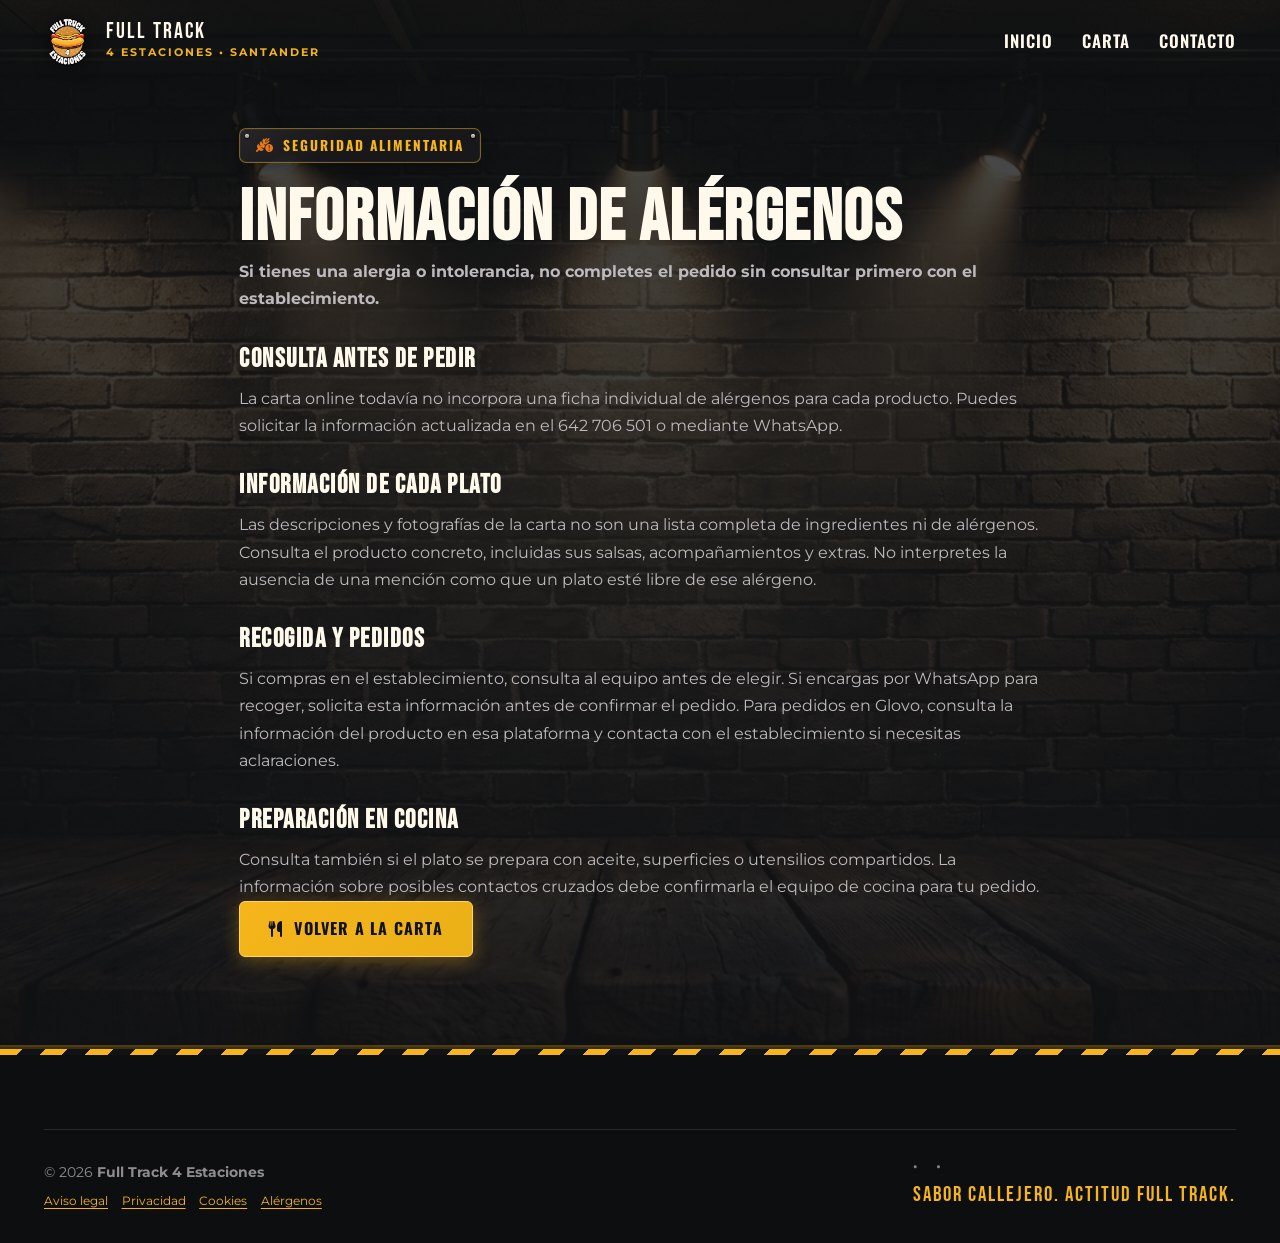
<file: alergenos.html>
<!DOCTYPE html>
<html lang="es">
<head>
  <meta charset="UTF-8"><meta name="viewport" content="width=device-width, initial-scale=1.0">
  <title>Información de alérgenos | Full Track 4 Estaciones</title>
  <meta name="description" content="Cómo consultar los alérgenos de los productos de Full Track 4 Estaciones."><meta name="robots" content="noindex,follow">
  <link rel="icon" type="image/svg+xml" href="assets/favicon.svg"><link rel="preconnect" href="https://fonts.googleapis.com"><link rel="preconnect" href="https://fonts.gstatic.com" crossorigin>
  <link href="https://fonts.googleapis.com/css2?family=Bebas+Neue&family=Montserrat:wght@400;500;600;700&family=Oswald:wght@500;600;700&display=swap" rel="stylesheet"><link rel="stylesheet" href="https://cdnjs.cloudflare.com/ajax/libs/font-awesome/6.5.1/css/all.min.css"><link rel="stylesheet" href="css/styles.css?v=20260917-mobile">
</head>
<body>
  <header class="site-header scrolled"><div class="container nav-container"><a href="index.html" class="brand-logo"><img src="assets/logo-real-clean.png" alt="Logo Full Track 4 Estaciones" class="brand-logo-img"><span class="brand-text"><span class="brand-name">FULL TRACK</span><span class="brand-sub">4 Estaciones • Santander</span></span></a><nav class="main-nav" aria-label="Navegación principal"><a href="index.html" class="nav-link">Inicio</a><a href="carta.html" class="nav-link">Carta</a><a href="contacto.html" class="nav-link">Contacto</a></nav><button class="menu-toggle" aria-label="Abrir menú de navegación"><span></span><span></span><span></span></button></div></header>
  <main class="section page-hero-brick" style="padding-top: 8rem;"><article class="container legal-page">
    <div class="section-tag"><i class="fa-solid fa-wheat-awn-circle-exclamation"></i> Seguridad alimentaria</div><h1>Información de alérgenos</h1>
    <p><strong>Si tienes una alergia o intolerancia, no completes el pedido sin consultar primero con el establecimiento.</strong></p>
    <h2>Consulta antes de pedir</h2><p>La carta online todavía no incorpora una ficha individual de alérgenos para cada producto. Puedes solicitar la información actualizada en el <a href="tel:+34642706501">642 706 501</a> o mediante <a href="https://wa.me/34642706501?text=Hola%20Full%20Track%2C%20necesito%20consultar%20los%20al%C3%A9rgenos%20de%20un%20producto%20antes%20de%20pedir.">WhatsApp</a>.</p>
    <h2>Información de cada plato</h2><p>Las descripciones y fotografías de la carta no son una lista completa de ingredientes ni de alérgenos. Consulta el producto concreto, incluidas sus salsas, acompañamientos y extras. No interpretes la ausencia de una mención como que un plato esté libre de ese alérgeno.</p>
    <h2>Recogida y pedidos</h2><p>Si compras en el establecimiento, consulta al equipo antes de elegir. Si encargas por WhatsApp para recoger, solicita esta información antes de confirmar el pedido. Para pedidos en Glovo, consulta la información del producto en esa plataforma y contacta con el establecimiento si necesitas aclaraciones.</p>
    <h2>Preparación en cocina</h2><p>Consulta también si el plato se prepara con aceite, superficies o utensilios compartidos. La información sobre posibles contactos cruzados debe confirmarla el equipo de cocina para tu pedido.</p>
    <p><a href="carta.html" class="btn btn-primary"><i class="fa-solid fa-utensils"></i> Volver a la carta</a></p>
  </article></main>
  <footer class="site-footer"><div class="container"><div class="footer-bottom"><div>© 2026 <strong>Full Track 4 Estaciones</strong><div class="legal-links"><a href="aviso-legal.html">Aviso legal</a><a href="privacidad.html">Privacidad</a><a href="cookies.html">Cookies</a><a href="alergenos.html">Alérgenos</a></div></div><div class="footer-slogan">Sabor callejero. Actitud Full Track.</div></div></div></footer><script src="js/main.js?v=20260917-legal"></script>
</body>
</html>
</file>
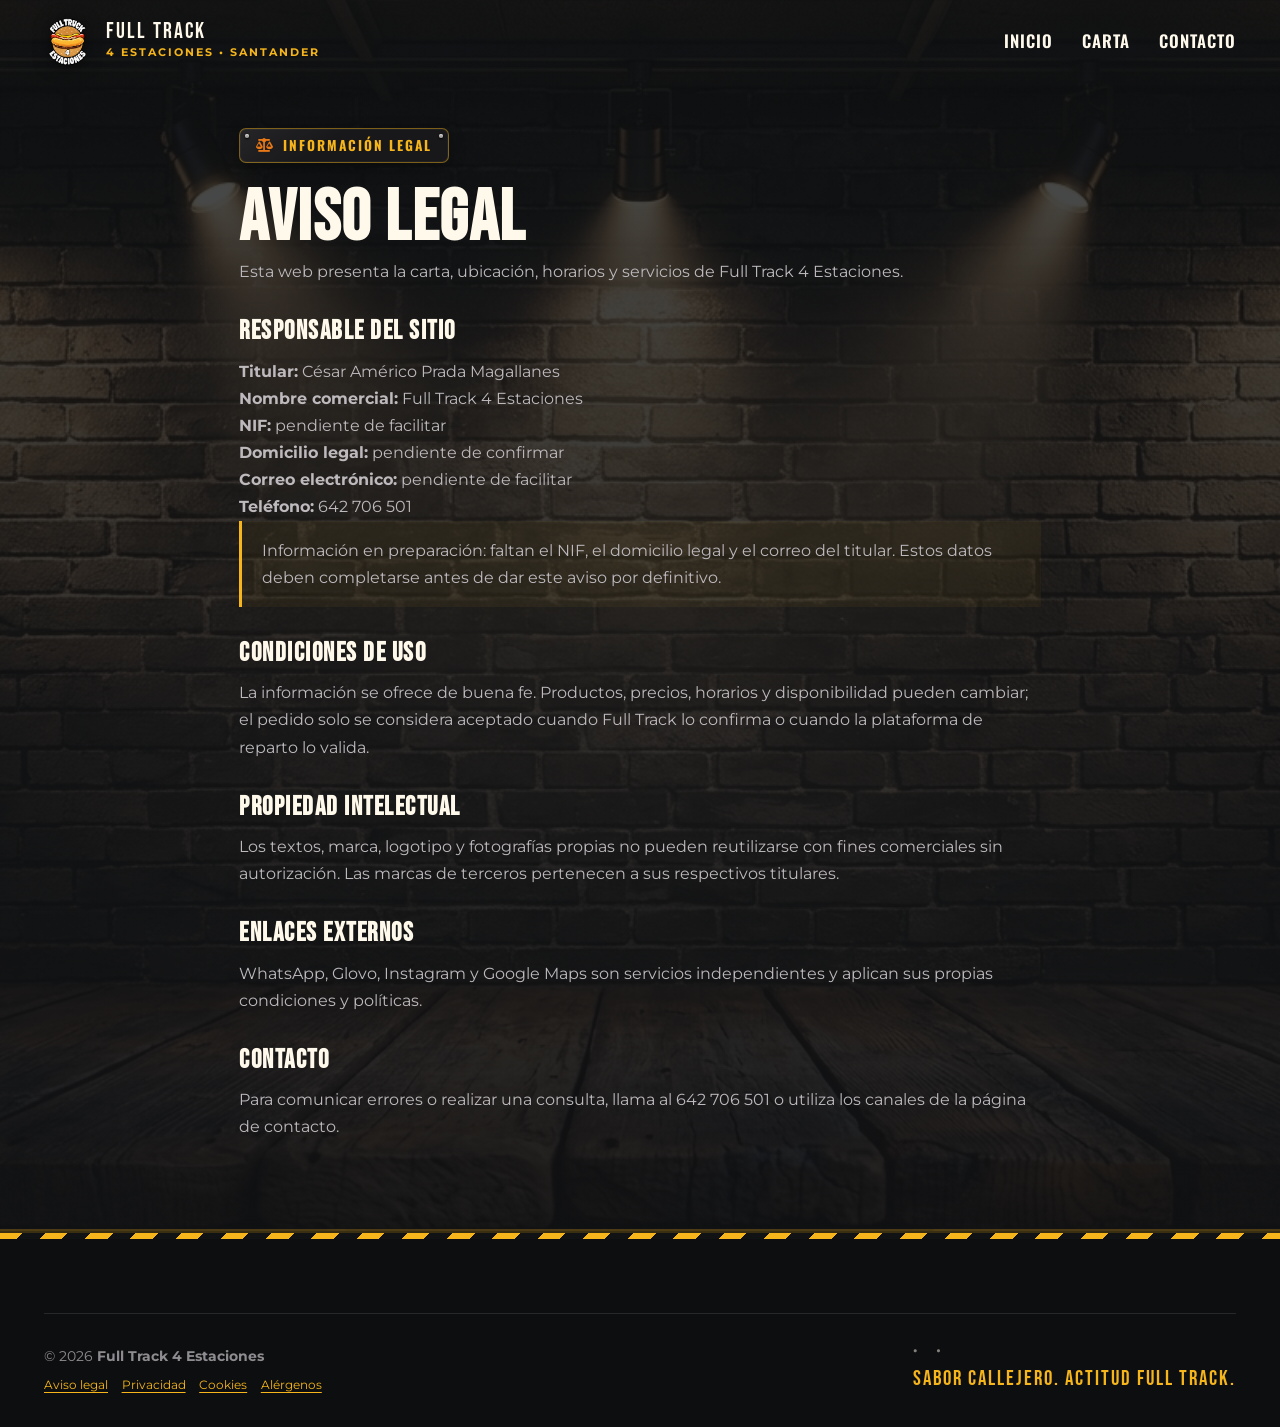
<file: aviso-legal.html>
<!DOCTYPE html>
<html lang="es">
<head>
  <meta charset="UTF-8">
  <meta name="viewport" content="width=device-width, initial-scale=1.0">
  <title>Aviso legal | Full Track 4 Estaciones</title>
  <meta name="description" content="Información legal y condiciones de uso de la web de Full Track 4 Estaciones en Santander.">
  <meta name="robots" content="noindex,follow">
  <link rel="icon" type="image/svg+xml" href="assets/favicon.svg">
  <link rel="preconnect" href="https://fonts.googleapis.com">
  <link rel="preconnect" href="https://fonts.gstatic.com" crossorigin>
  <link href="https://fonts.googleapis.com/css2?family=Bebas+Neue&family=Montserrat:wght@400;500;600;700;800&family=Oswald:wght@500;600;700&display=swap" rel="stylesheet">
  <link rel="stylesheet" href="https://cdnjs.cloudflare.com/ajax/libs/font-awesome/6.5.1/css/all.min.css">
  <link rel="stylesheet" href="css/styles.css?v=20260917-mobile">
</head>
<body>
  <header class="site-header scrolled">
    <div class="container nav-container">
      <a href="index.html" class="brand-logo"><img src="assets/logo-real-clean.png" alt="Logo Full Track 4 Estaciones" class="brand-logo-img"><span class="brand-text"><span class="brand-name">FULL TRACK</span><span class="brand-sub">4 Estaciones • Santander</span></span></a>
      <nav class="main-nav" aria-label="Navegación principal"><a href="index.html" class="nav-link">Inicio</a><a href="carta.html" class="nav-link">Carta</a><a href="contacto.html" class="nav-link">Contacto</a></nav>
      <button class="menu-toggle" aria-label="Abrir menú de navegación"><span></span><span></span><span></span></button>
    </div>
  </header>
  <main class="section page-hero-brick" style="padding-top: 8rem;">
    <article class="container legal-page">
      <div class="section-tag"><i class="fa-solid fa-scale-balanced"></i> Información legal</div>
      <h1>Aviso legal</h1>
      <p>Esta web presenta la carta, ubicación, horarios y servicios de Full Track 4 Estaciones.</p>
      <h2>Responsable del sitio</h2>
      <p><strong>Titular:</strong> César Américo Prada Magallanes<br><strong>Nombre comercial:</strong> Full Track 4 Estaciones<br><strong>NIF:</strong> pendiente de facilitar<br><strong>Domicilio legal:</strong> pendiente de confirmar<br><strong>Correo electrónico:</strong> pendiente de facilitar<br><strong>Teléfono:</strong> <a href="tel:+34642706501">642 706 501</a></p>
      <p class="legal-pending">Información en preparación: faltan el NIF, el domicilio legal y el correo del titular. Estos datos deben completarse antes de dar este aviso por definitivo.</p>
      <h2>Condiciones de uso</h2>
      <p>La información se ofrece de buena fe. Productos, precios, horarios y disponibilidad pueden cambiar; el pedido solo se considera aceptado cuando Full Track lo confirma o cuando la plataforma de reparto lo valida.</p>
      <h2>Propiedad intelectual</h2>
      <p>Los textos, marca, logotipo y fotografías propias no pueden reutilizarse con fines comerciales sin autorización. Las marcas de terceros pertenecen a sus respectivos titulares.</p>
      <h2>Enlaces externos</h2>
      <p>WhatsApp, Glovo, Instagram y Google Maps son servicios independientes y aplican sus propias condiciones y políticas.</p>
      <h2>Contacto</h2>
      <p>Para comunicar errores o realizar una consulta, llama al 642 706 501 o utiliza los canales de la página de <a href="contacto.html">contacto</a>.</p>
    </article>
  </main>
  <footer class="site-footer"><div class="container"><div class="footer-bottom"><div>© 2026 <strong>Full Track 4 Estaciones</strong><div class="legal-links"><a href="aviso-legal.html">Aviso legal</a><a href="privacidad.html">Privacidad</a><a href="cookies.html">Cookies</a><a href="alergenos.html">Alérgenos</a></div></div><div class="footer-slogan">Sabor callejero. Actitud Full Track.</div></div></div></footer>
  <script src="js/main.js?v=20260917-legal"></script>
</body>
</html>
</file>
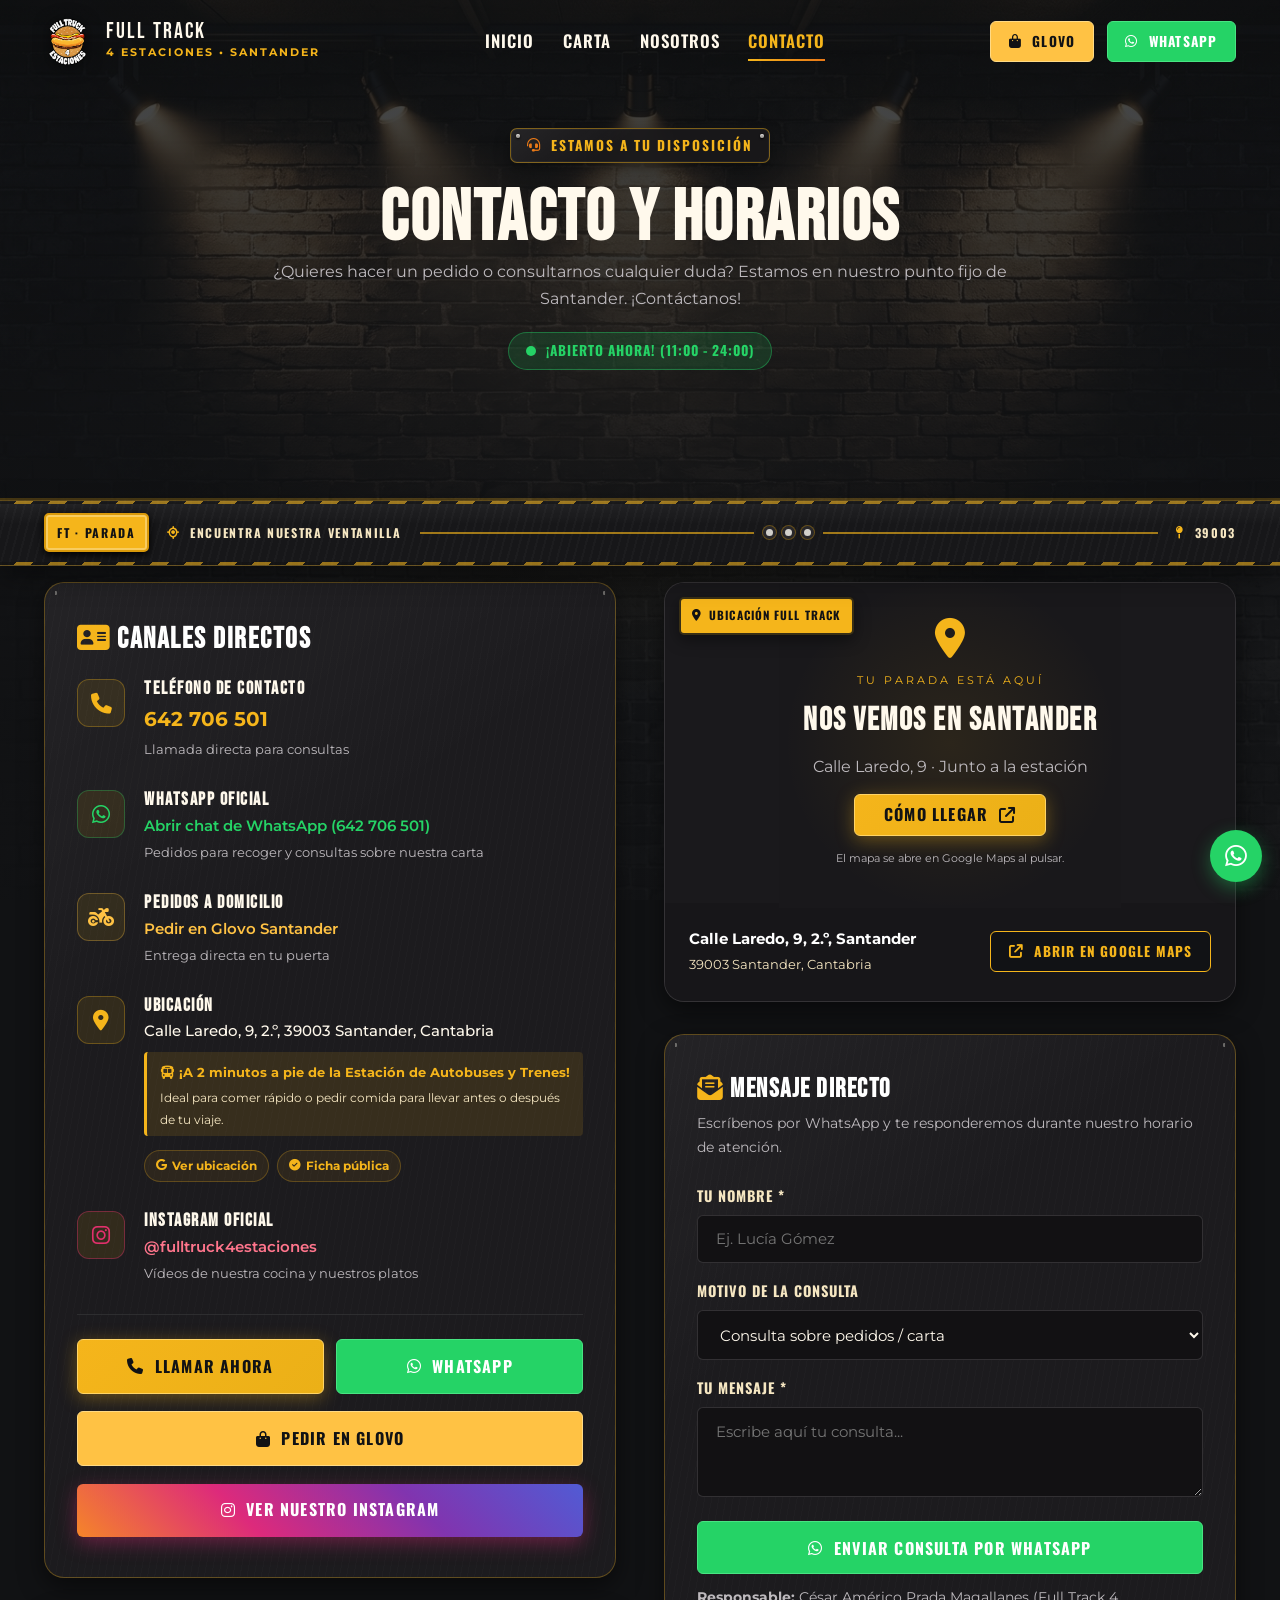
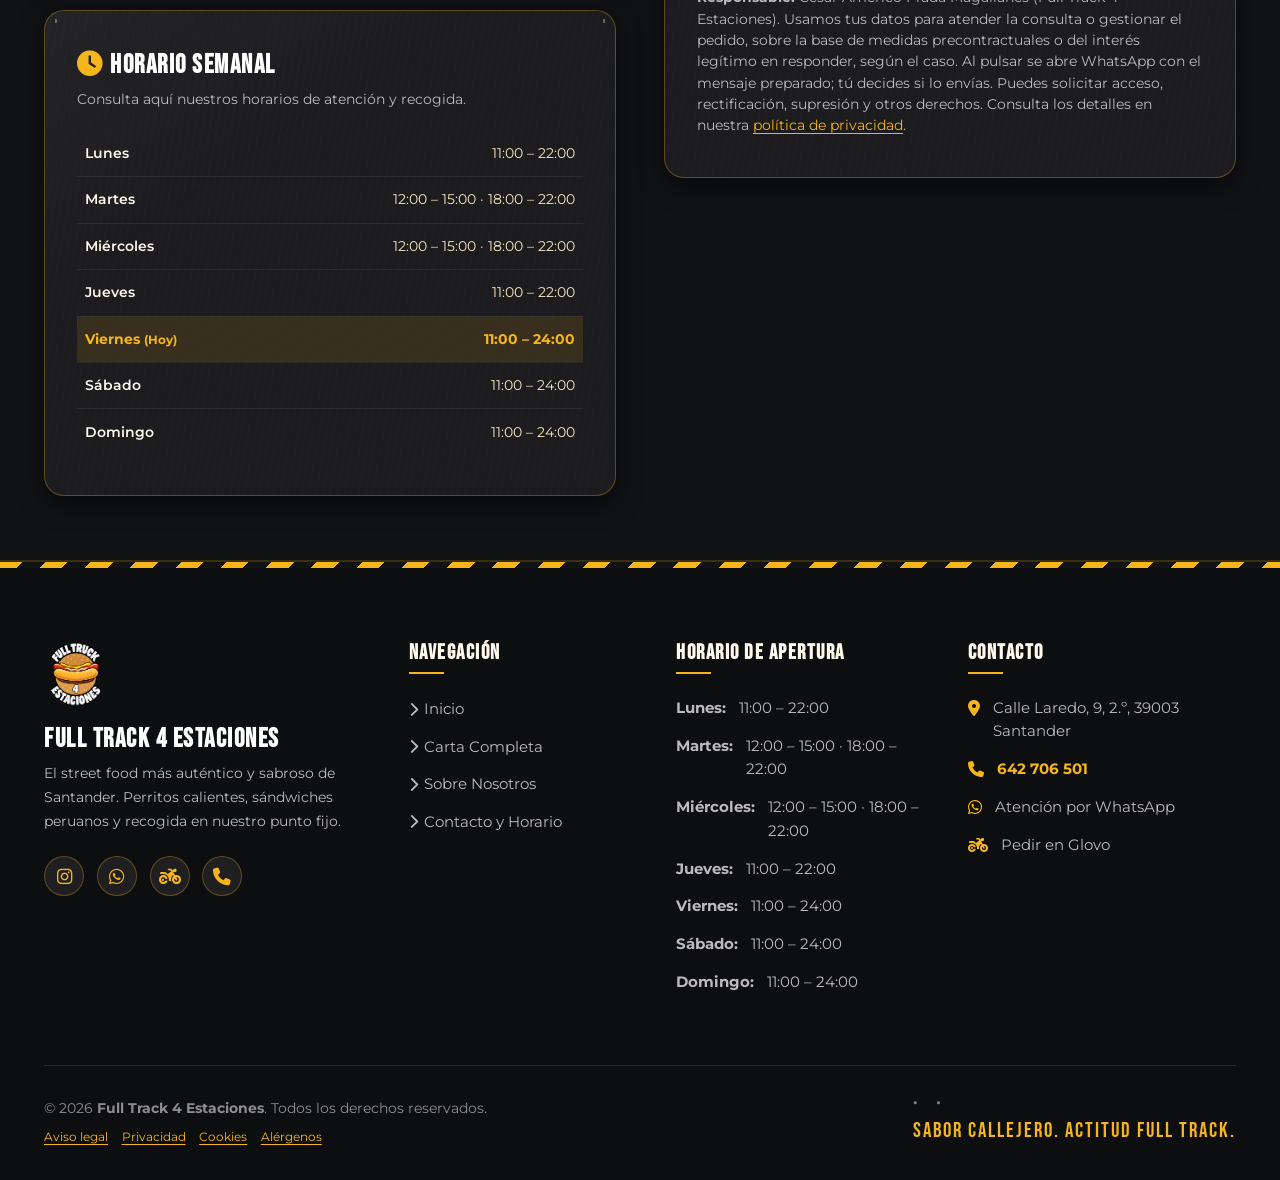
<file: contacto.html>
<!DOCTYPE html>
<html lang="es">
<head>
  <meta charset="UTF-8">
  <meta name="viewport" content="width=device-width, initial-scale=1.0">
  <title>Contacto y Horario | Full Track 4 Estaciones Santander</title>
  <meta name="description" content="Contacta con Full Track 4 Estaciones en Santander. Dirección en Calle Laredo 9, teléfono 642 706 501, WhatsApp directo, horario semanal y pedidos en Glovo.">
  <meta name="keywords" content="Contacto Full Track Santander, Telefono Full Track Santander, Horario Full Track Santander, Direccion Full Track Santander, Street food Santander">
  <meta name="author" content="Full Track 4 Estaciones">
  <meta name="theme-color" content="#111214">

  <!-- OpenGraph -->
  <meta property="og:type" content="restaurant">
  <meta property="og:title" content="Contacto y Horario | Full Track 4 Estaciones Santander">
  <meta property="og:description" content="Llámanos al 642 706 501, envíanos un WhatsApp o visítanos en Calle Laredo 9, Santander.">
  <meta property="og:image" content="assets/logo-real-clean.png">

  <!-- Favicon -->
  <link rel="icon" type="image/svg+xml" href="assets/favicon.svg">

  <!-- Google Fonts -->
  <link rel="preconnect" href="https://fonts.googleapis.com">
  <link rel="preconnect" href="https://fonts.gstatic.com" crossorigin>
  <link href="https://fonts.googleapis.com/css2?family=Bebas+Neue&family=Montserrat:wght@400;500;600;700;800&family=Oswald:wght@500;600;700&display=swap" rel="stylesheet">

  <!-- Font Awesome 6 -->
  <link rel="stylesheet" href="https://cdnjs.cloudflare.com/ajax/libs/font-awesome/6.5.1/css/all.min.css">

  <!-- Estilos -->
  <link rel="stylesheet" href="css/styles.css?v=20260917-mobile">
</head>
<body>

  <!-- CABECERA -->
  <header class="site-header">
    <div class="container nav-container">
      <a href="index.html" class="brand-logo" title="Full Track 4 Estaciones - Inicio">
        <img src="assets/logo-real-clean.png" alt="Logo Full Track 4 Estaciones" class="brand-logo-img">
        <div class="brand-text">
          <span class="brand-name">FULL TRACK</span>
          <span class="brand-sub">4 Estaciones • Santander</span>
        </div>
      </a>

      <nav class="main-nav" aria-label="Navegación principal">
        <a href="index.html" class="nav-link">Inicio</a>
        <a href="carta.html" class="nav-link">Carta</a>

        <a href="nosotros.html" class="nav-link">Nosotros</a>
        <a href="contacto.html" class="nav-link active">Contacto</a>
      </nav>

      <div class="header-actions">
        <a href="https://glovoapp.com/es/es/santander/stores/food-truck-peruano-perritos-calientes-santander" target="_blank" rel="noopener noreferrer" class="btn btn-glovo btn-sm">
          <i class="fa-solid fa-bag-shopping"></i> Glovo
        </a>
        <a href="https://wa.me/34642706501" target="_blank" rel="noopener noreferrer" class="btn btn-whatsapp btn-sm">
          <i class="fa-brands fa-whatsapp"></i> WhatsApp
        </a>
        <button class="menu-toggle" aria-label="Abrir menú de navegación">
          <span></span>
          <span></span>
          <span></span>
        </button>
      </div>
    </div>
</header>

  <main id="contenido-principal">

  <!-- HERO CONTACTO -->
  <section class="section page-hero-brick" style="padding-top: 8rem; padding-bottom: 3rem;">
    <div class="container">
      <div class="section-header">
        <div class="section-tag">
          <i class="fa-solid fa-headset"></i> Estamos a tu Disposición
        </div>
        <h1>Contacto y Horarios</h1>
        <p>¿Quieres hacer un pedido o consultarnos cualquier duda? Estamos en nuestro punto fijo de Santander. ¡Contáctanos!</p>
        <div class="live-status-container" style="margin-top: 1.2rem;"></div>
        <div class="section-divider"></div>
      </div>
    </div>
  </section>

  <div class="truck-route-ribbon" aria-hidden="true">
    <div class="container truck-route-track">
      <span class="route-code">FT · PARADA</span>
      <span class="route-copy"><i class="fa-solid fa-location-crosshairs"></i> Encuentra nuestra ventanilla</span>
      <span class="route-road"><i></i><i></i><i></i></span>
      <span class="route-stop"><i class="fa-solid fa-map-pin"></i> 39003</span>
    </div>
  </div>

  <!-- BLOQUE PRINCIPAL DE CONTACTO -->
  <section class="section" style="padding-top: 1rem; padding-bottom: 4rem;">
    <div class="container">
      <div class="contact-layout-grid">

        <!-- Columna Izquierda: Información, Botones Directos y Horario -->
        <div>
          <!-- Tarjeta de Contacto Directo -->
          <div class="contact-info-card" style="margin-bottom: 2rem;">
            <h3 style="font-size: 1.8rem; margin-bottom: 1.5rem; color: #fff;">
              <i class="fa-solid fa-address-card highlight-yellow"></i> Canales Directos
            </h3>

            <!-- Teléfono -->
            <div class="info-item">
              <div class="info-icon">
                <i class="fa-solid fa-phone"></i>
              </div>
              <div class="info-content">
                <h4>Teléfono de Contacto</h4>
                <p><a href="tel:+34642706501" style="font-size: 1.25rem; font-weight: 700; color: var(--color-yellow);">642 706 501</a></p>
                <span style="font-size: 0.8rem; color: var(--color-text-muted);">Llamada directa para consultas</span>
              </div>
            </div>

            <!-- WhatsApp -->
            <div class="info-item">
              <div class="info-icon" style="color: var(--whatsapp-green); border-color: rgba(37, 211, 102, 0.3);">
                <i class="fa-brands fa-whatsapp"></i>
              </div>
              <div class="info-content">
                <h4>WhatsApp Oficial</h4>
                <p><a href="https://wa.me/34642706501" target="_blank" rel="noopener noreferrer" style="color: var(--whatsapp-green); font-weight: 600;">Abrir chat de WhatsApp (642 706 501)</a></p>
                <span style="font-size: 0.8rem; color: var(--color-text-muted);">Pedidos para recoger y consultas sobre nuestra carta</span>
              </div>
            </div>

            <!-- Glovo -->
            <div class="info-item">
              <div class="info-icon" style="color: var(--glovo-yellow); border-color: rgba(255, 194, 68, 0.3);">
                <i class="fa-solid fa-motorcycle"></i>
              </div>
              <div class="info-content">
                <h4>Pedidos a Domicilio</h4>
                <p><a href="https://glovoapp.com/es/es/santander/stores/food-truck-peruano-perritos-calientes-santander" target="_blank" rel="noopener noreferrer" style="color: var(--glovo-yellow); font-weight: 600;">Pedir en Glovo Santander</a></p>
                <span style="font-size: 0.8rem; color: var(--color-text-muted);">Entrega directa en tu puerta</span>
              </div>
            </div>

            <!-- Dirección y Perfiles de Google -->
            <div class="info-item">
              <div class="info-icon">
                <i class="fa-solid fa-location-dot"></i>
              </div>
              <div class="info-content">
                <h4>Ubicación</h4>
                <p style="color: var(--color-white); font-weight: 500; margin-bottom: 0.4rem;">
                  Calle Laredo, 9, 2.º, 39003 Santander, Cantabria
                </p>
                <div style="background: rgba(245, 181, 27, 0.12); border-left: 3px solid var(--color-yellow); padding: 0.4rem 0.8rem; margin: 0.5rem 0 0.8rem 0; border-radius: 4px;">
                  <span style="font-size: 0.82rem; color: var(--color-yellow); font-weight: 700;">
                    <i class="fa-solid fa-bus"></i> ¡A 2 minutos a pie de la Estación de Autobuses y Trenes!
                  </span>
                  <p style="font-size: 0.78rem; color: var(--color-cream); margin: 0.2rem 0 0 0;">
                    Ideal para comer rápido o pedir comida para llevar antes o después de tu viaje.
                  </p>
                </div>
                <div class="verified-source-links">
                  <a href="https://maps.google.com/?q=Calle+Laredo+9+39003+Santander" target="_blank" rel="noopener noreferrer"><i class="fa-brands fa-google"></i> Ver ubicación</a>
                  <a href="https://www.paginasamarillas.es/f/santander/full-track-4-estaciones_304658909_000000001.html" target="_blank" rel="noopener noreferrer"><i class="fa-solid fa-circle-check"></i> Ficha pública</a>
                </div>
              </div>
            </div>

            <!-- Instagram -->
            <div class="info-item">
              <div class="info-icon" style="color: #E1306C; border-color: rgba(225, 48, 108, 0.4);">
                <i class="fa-brands fa-instagram"></i>
              </div>
              <div class="info-content">
                <h4>Instagram Oficial</h4>
                <p><a href="https://www.instagram.com/fulltruck4estaciones/" target="_blank" rel="noopener noreferrer" style="color: #FF758C; font-weight: 600;">@fulltruck4estaciones</a></p>
                <span style="font-size: 0.8rem; color: var(--color-text-muted);">Vídeos de nuestra cocina y nuestros platos</span>
              </div>
            </div>

            <div style="display: flex; gap: 0.8rem; flex-wrap: wrap; margin-top: 1.5rem; padding-top: 1.5rem; border-top: 1px solid rgba(58, 57, 59, 0.6);">
              <a href="tel:+34642706501" class="btn btn-primary" style="flex: 1;">
                <i class="fa-solid fa-phone"></i> Llamar ahora
              </a>
              <a href="https://wa.me/34642706501" target="_blank" rel="noopener noreferrer" class="btn btn-whatsapp" style="flex: 1;">
                <i class="fa-brands fa-whatsapp"></i> WhatsApp
              </a>
              <a href="https://glovoapp.com/es/es/santander/stores/food-truck-peruano-perritos-calientes-santander" target="_blank" rel="noopener noreferrer" class="btn btn-glovo btn-block" style="margin-top: 0.3rem;">
                <i class="fa-solid fa-bag-shopping"></i> Pedir en Glovo
              </a>
              <a href="https://www.instagram.com/fulltruck4estaciones/" target="_blank" rel="noopener noreferrer" class="btn instagram-btn btn-block" style="margin-top: 0.3rem;">
                <i class="fa-brands fa-instagram"></i> VER NUESTRO INSTAGRAM
              </a>
            </div>
          </div>

          <!-- Tarjeta de Horario Semanal Completo -->
          <div class="contact-info-card">
            <h3 style="font-size: 1.6rem; margin-bottom: 0.5rem; color: #fff;">
              <i class="fa-solid fa-clock highlight-yellow"></i> Horario Semanal
            </h3>
            <p style="font-size: 0.88rem; margin-bottom: 1.2rem;">Consulta aquí nuestros horarios de atención y recogida.</p>

            <table class="schedule-table">
              <tbody>
                <tr>
                  <td class="day-name">Lunes</td>
                  <td class="day-hours">11:00 – 22:00</td>
                </tr>
                <tr>
                  <td class="day-name">Martes</td>
                  <td class="day-hours">12:00 – 15:00 · 18:00 – 22:00</td>
                </tr>
                <tr>
                  <td class="day-name">Miércoles</td>
                  <td class="day-hours">12:00 – 15:00 · 18:00 – 22:00</td>
                </tr>
                <tr>
                  <td class="day-name">Jueves</td>
                  <td class="day-hours">11:00 – 22:00</td>
                </tr>
                <tr>
                  <td class="day-name">Viernes</td>
                  <td class="day-hours">11:00 – 24:00</td>
                </tr>
                <tr>
                  <td class="day-name">Sábado</td>
                  <td class="day-hours">11:00 – 24:00</td>
                </tr>
                <tr>
                  <td class="day-name">Domingo</td>
                  <td class="day-hours">11:00 – 24:00</td>
                </tr>
              </tbody>
            </table>
          </div>
        </div>

        <!-- Columna Derecha: Mapa Visual y Formulario Rápido -->
        <div>
          <!-- Mapa Visual de Santander -->
          <div class="map-card" style="margin-bottom: 2rem;">
            <div class="map-embed-wrapper">
              <div class="map-private-preview"><i class="fa-solid fa-location-dot" aria-hidden="true"></i><span>TU PARADA ESTÁ AQUÍ</span><h3>Nos vemos en Santander</h3><p>Calle Laredo, 9 · Junto a la estación</p><a href="https://maps.google.com/?q=Calle+Laredo+9+39003+Santander" target="_blank" rel="noopener noreferrer" class="btn btn-primary">CÓMO LLEGAR <i class="fa-solid fa-arrow-up-right-from-square" aria-hidden="true"></i></a><small>El mapa se abre en Google Maps al pulsar.</small></div>
              <span class="map-live-badge"><i class="fa-solid fa-location-dot"></i> Ubicación Full Track</span>
            </div>
            <div class="map-footer-info">
              <div>
                <strong style="color: #fff; font-size: 0.95rem; display: block;">Calle Laredo, 9, 2.º, Santander</strong>
                <span style="font-size: 0.82rem; color: var(--color-cream);">39003 Santander, Cantabria</span>
              </div>
              <a href="https://maps.google.com/?q=Calle+Laredo+9+39003+Santander" target="_blank" rel="noopener noreferrer" class="btn btn-secondary btn-sm">
                <i class="fa-solid fa-arrow-up-right-from-square"></i> Abrir en Google Maps
              </a>
            </div>
          </div>

          <!-- Formulario de Consulta Rápida -->
          <div class="contact-info-card">
            <h3 style="font-size: 1.6rem; margin-bottom: 0.5rem; color: #fff;">
              <i class="fa-solid fa-envelope-open-text highlight-yellow"></i> Mensaje Directo
            </h3>
            <p style="font-size: 0.88rem; margin-bottom: 1.5rem;">Escríbenos por WhatsApp y te responderemos durante nuestro horario de atención.</p>

            <form id="quickContactForm">
              <div class="form-group" style="margin-bottom: 1rem;">
                <label for="contactNombre" class="form-label">Tu Nombre *</label>
              <input type="text" id="contactNombre" class="form-control" placeholder="Ej. Lucía Gómez" autocomplete="name" required>
              </div>

              <div class="form-group" style="margin-bottom: 1rem;">
                <label for="contactMotivo" class="form-label">Motivo de la consulta</label>
                <select id="contactMotivo" class="form-control">
                  <option value="Consulta sobre pedidos">Consulta sobre pedidos / carta</option>
                  <option value="Alergias o ingredientes">Alergias o ingredientes</option>
                  <option value="Horarios y recogida">Horarios y recogida</option>
                  <option value="Otro motivo">Otro motivo</option>
                </select>
              </div>

              <div class="form-group" style="margin-bottom: 1.5rem;">
                <label for="contactMensaje" class="form-label">Tu Mensaje *</label>
                <textarea id="contactMensaje" class="form-control" placeholder="Escribe aquí tu consulta..." required style="min-height: 90px;"></textarea>
              </div>

              <button type="submit" class="btn btn-whatsapp btn-block">
                <i class="fa-brands fa-whatsapp"></i> ENVIAR CONSULTA POR WHATSAPP
              </button>
              <p class="privacy-note" style="margin-top: 0.8rem;"><strong>Responsable:</strong> César Américo Prada Magallanes (Full Track 4 Estaciones). Usamos tus datos para atender la consulta o gestionar el pedido, sobre la base de medidas precontractuales o del interés legítimo en responder, según el caso. Al pulsar se abre WhatsApp con el mensaje preparado; tú decides si lo envías. Puedes solicitar acceso, rectificación, supresión y otros derechos. Consulta los detalles en nuestra <a href="privacidad.html">política de privacidad</a>.</p>
            </form>
          </div>

        </div>

      </div>
    </div>
  </section>

</main>

  <!-- PIE DE PÁGINA -->
  <footer class="site-footer">
    <div class="container">
      <div class="footer-grid">
        <div class="footer-brand">
          <img src="assets/logo-real-clean.png" alt="Full Track 4 Estaciones" class="footer-logo-img">
          <h3 style="font-size: 1.6rem; color: #fff; margin-bottom: 0.4rem;">FULL TRACK 4 ESTACIONES</h3>
          <p>El street food más auténtico y sabroso de Santander. Perritos calientes, sándwiches peruanos y recogida en nuestro punto fijo.</p>
          <div class="footer-socials">
            <a href="https://www.instagram.com/fulltruck4estaciones/" target="_blank" rel="noopener noreferrer" class="social-btn" title="Instagram"><i class="fa-brands fa-instagram"></i></a>
            <a href="https://wa.me/34642706501" target="_blank" rel="noopener noreferrer" class="social-btn" title="WhatsApp"><i class="fa-brands fa-whatsapp"></i></a>
            <a href="https://glovoapp.com/es/es/santander/stores/food-truck-peruano-perritos-calientes-santander" target="_blank" rel="noopener noreferrer" class="social-btn" title="Glovo"><i class="fa-solid fa-motorcycle"></i></a>
            <a href="tel:+34642706501" class="social-btn" title="Llamar"><i class="fa-solid fa-phone"></i></a>
          </div>
        </div>

        <div class="footer-col">
          <h4>Navegación</h4>
          <ul class="footer-links">
            <li><a href="index.html"><i class="fa-solid fa-chevron-right"></i> Inicio</a></li>
            <li><a href="carta.html"><i class="fa-solid fa-chevron-right"></i> Carta Completa</a></li>
            <li><a href="nosotros.html"><i class="fa-solid fa-chevron-right"></i> Sobre Nosotros</a></li>
            <li><a href="contacto.html"><i class="fa-solid fa-chevron-right"></i> Contacto y Horario</a></li>
          </ul>
        </div>

        <div class="footer-col">
          <h4>Horario de Apertura</h4>
          <ul class="footer-contact-list">
            <li><strong>Lunes:</strong> 11:00 – 22:00</li>
            <li><strong>Martes:</strong> 12:00 – 15:00 · 18:00 – 22:00</li>
            <li><strong>Miércoles:</strong> 12:00 – 15:00 · 18:00 – 22:00</li>
            <li><strong>Jueves:</strong> 11:00 – 22:00</li>
            <li><strong>Viernes:</strong> 11:00 – 24:00</li>
            <li><strong>Sábado:</strong> 11:00 – 24:00</li>
            <li><strong>Domingo:</strong> 11:00 – 24:00</li>
          </ul>
        </div>

        <div class="footer-col">
          <h4>Contacto</h4>
          <ul class="footer-contact-list">
            <li><i class="fa-solid fa-location-dot"></i><span>Calle Laredo, 9, 2.º, 39003 Santander</span></li>
            <li><i class="fa-solid fa-phone"></i><a href="tel:+34642706501" style="color: var(--color-yellow); font-weight: 700;">642 706 501</a></li>
            <li><i class="fa-brands fa-whatsapp"></i><a href="https://wa.me/34642706501" target="_blank" rel="noopener noreferrer">Atención por WhatsApp</a></li>
            <li><i class="fa-solid fa-motorcycle"></i><a href="https://glovoapp.com/es/es/santander/stores/food-truck-peruano-perritos-calientes-santander" target="_blank" rel="noopener noreferrer">Pedir en Glovo</a></li>
          </ul>
        </div>
      </div>

      <div class="footer-bottom">
        <div>
          &copy; 2026 <strong>Full Track 4 Estaciones</strong>. Todos los derechos reservados.
          <div class="legal-links"><a href="aviso-legal.html">Aviso legal</a><a href="privacidad.html">Privacidad</a><a href="cookies.html">Cookies</a><a href="alergenos.html">Alérgenos</a></div>
        </div>
        <div class="footer-slogan">Sabor callejero. Actitud Full Track.</div>
      </div>
    </div>
  </footer>

  <!-- BOTÓN FLOTANTE WHATSAPP -->
  <a href="https://wa.me/34642706501" target="_blank" rel="noopener noreferrer" class="floating-whatsapp" aria-label="Contactar por WhatsApp">
    <i class="fa-brands fa-whatsapp"></i>
  </a>

  <!-- BARRA MÓVIL INFERIOR -->
  <div class="mobile-bottom-bar">
    <div class="mobile-bottom-bar-inner">
      <a href="carta.html" class="mobile-bar-item">
        <i class="fa-solid fa-utensils"></i>
        <span>Carta</span>
      </a>
      <a href="https://glovoapp.com/es/es/santander/stores/food-truck-peruano-perritos-calientes-santander" target="_blank" rel="noopener noreferrer" class="mobile-bar-item item-glovo">
        <i class="fa-solid fa-motorcycle"></i>
        <span>Glovo</span>
      </a>
      <a href="https://wa.me/34642706501" target="_blank" rel="noopener noreferrer" class="mobile-bar-item item-wa">
        <i class="fa-brands fa-whatsapp"></i>
        <span>Recoger</span>
      </a>
      <a href="contacto.html" class="mobile-bar-item active">
        <i class="fa-solid fa-location-dot"></i>
        <span>Contacto</span>
      </a>
    </div>
  </div>

  <script src="js/main.js?v=20260917-legal"></script>
</body>
</html>
</file>
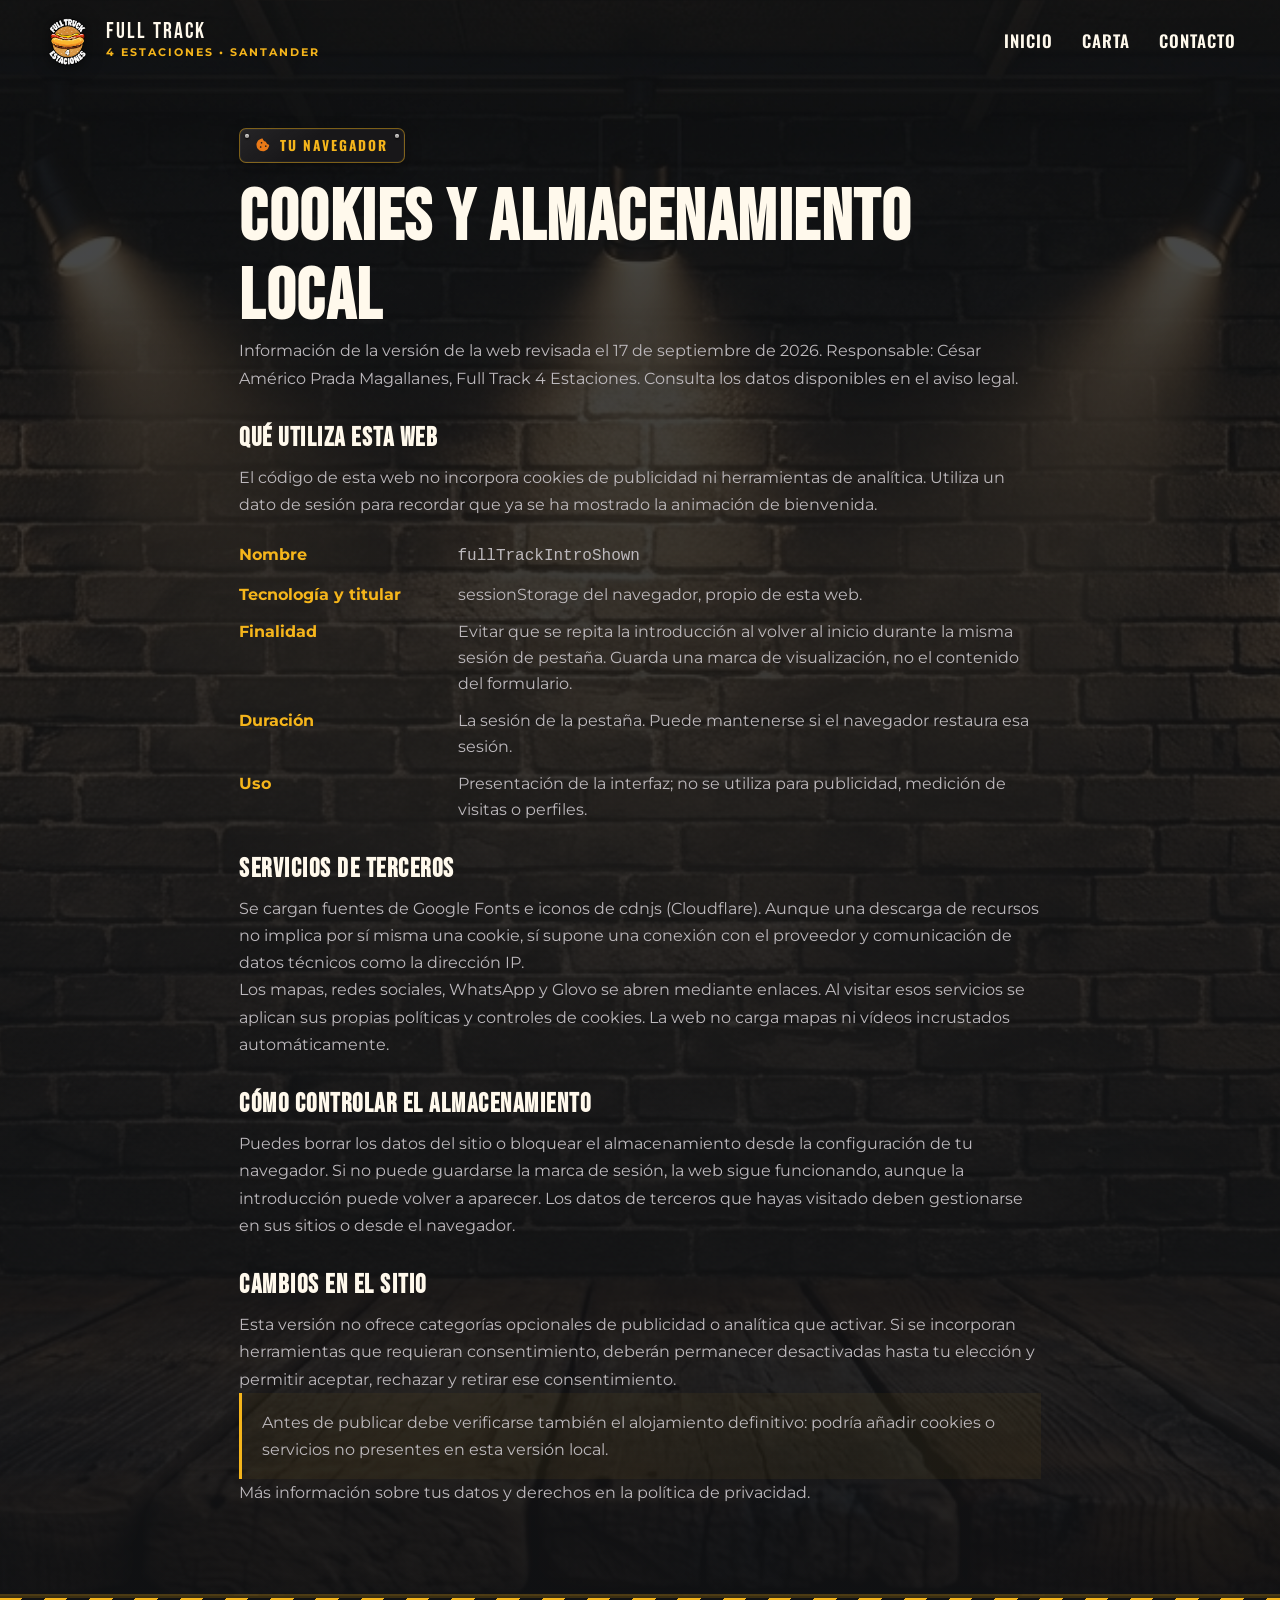
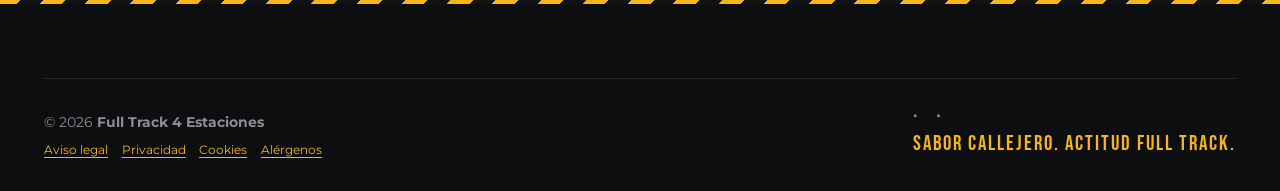
<file: cookies.html>
<!DOCTYPE html>
<html lang="es">
<head>
  <meta charset="UTF-8">
  <meta name="viewport" content="width=device-width, initial-scale=1.0">
  <title>Cookies | Full Track 4 Estaciones</title>
  <meta name="description" content="Información sobre cookies, almacenamiento de sesión y servicios externos de Full Track 4 Estaciones.">
  <meta name="robots" content="noindex,follow">
  <link rel="icon" type="image/svg+xml" href="assets/favicon.svg">
  <link rel="preconnect" href="https://fonts.googleapis.com"><link rel="preconnect" href="https://fonts.gstatic.com" crossorigin>
  <link href="https://fonts.googleapis.com/css2?family=Bebas+Neue&family=Montserrat:wght@400;500;600;700;800&family=Oswald:wght@500;600;700&display=swap" rel="stylesheet">
  <link rel="stylesheet" href="https://cdnjs.cloudflare.com/ajax/libs/font-awesome/6.5.1/css/all.min.css"><link rel="stylesheet" href="css/styles.css?v=20260917-mobile">
</head>
<body>
  <header class="site-header scrolled"><div class="container nav-container"><a href="index.html" class="brand-logo"><img src="assets/logo-real-clean.png" alt="Logo Full Track 4 Estaciones" class="brand-logo-img"><span class="brand-text"><span class="brand-name">FULL TRACK</span><span class="brand-sub">4 Estaciones • Santander</span></span></a><nav class="main-nav" aria-label="Navegación principal"><a href="index.html" class="nav-link">Inicio</a><a href="carta.html" class="nav-link">Carta</a><a href="contacto.html" class="nav-link">Contacto</a></nav><button class="menu-toggle" aria-label="Abrir menú de navegación"><span></span><span></span><span></span></button></div></header>
  <main class="section page-hero-brick" style="padding-top: 8rem;"><article class="container legal-page">
    <div class="section-tag"><i class="fa-solid fa-cookie-bite" aria-hidden="true"></i> Tu navegador</div><h1>Cookies y almacenamiento local</h1>
    <p>Información de la versión de la web revisada el 17 de septiembre de 2026. Responsable: César Américo Prada Magallanes, Full Track 4 Estaciones. Consulta los datos disponibles en el <a href="aviso-legal.html">aviso legal</a>.</p>
    <h2>Qué utiliza esta web</h2>
    <p>El código de esta web no incorpora cookies de publicidad ni herramientas de analítica. Utiliza un dato de sesión para recordar que ya se ha mostrado la animación de bienvenida.</p>
    <dl class="storage-details"><dt>Nombre</dt><dd><code>fullTrackIntroShown</code></dd><dt>Tecnología y titular</dt><dd>sessionStorage del navegador, propio de esta web.</dd><dt>Finalidad</dt><dd>Evitar que se repita la introducción al volver al inicio durante la misma sesión de pestaña. Guarda una marca de visualización, no el contenido del formulario.</dd><dt>Duración</dt><dd>La sesión de la pestaña. Puede mantenerse si el navegador restaura esa sesión.</dd><dt>Uso</dt><dd>Presentación de la interfaz; no se utiliza para publicidad, medición de visitas o perfiles.</dd></dl>
    <h2>Servicios de terceros</h2>
    <p>Se cargan fuentes de Google Fonts e iconos de cdnjs (Cloudflare). Aunque una descarga de recursos no implica por sí misma una cookie, sí supone una conexión con el proveedor y comunicación de datos técnicos como la dirección IP.</p>
    <p>Los mapas, redes sociales, WhatsApp y Glovo se abren mediante enlaces. Al visitar esos servicios se aplican sus propias políticas y controles de cookies. La web no carga mapas ni vídeos incrustados automáticamente.</p>
    <h2>Cómo controlar el almacenamiento</h2>
    <p>Puedes borrar los datos del sitio o bloquear el almacenamiento desde la configuración de tu navegador. Si no puede guardarse la marca de sesión, la web sigue funcionando, aunque la introducción puede volver a aparecer. Los datos de terceros que hayas visitado deben gestionarse en sus sitios o desde el navegador.</p>
    <h2>Cambios en el sitio</h2>
    <p>Esta versión no ofrece categorías opcionales de publicidad o analítica que activar. Si se incorporan herramientas que requieran consentimiento, deberán permanecer desactivadas hasta tu elección y permitir aceptar, rechazar y retirar ese consentimiento.</p>
    <p class="legal-pending">Antes de publicar debe verificarse también el alojamiento definitivo: podría añadir cookies o servicios no presentes en esta versión local.</p>
    <p>Más información sobre tus datos y derechos en la <a href="privacidad.html">política de privacidad</a>.</p>
  </article></main>
  <footer class="site-footer"><div class="container"><div class="footer-bottom"><div>© 2026 <strong>Full Track 4 Estaciones</strong><div class="legal-links"><a href="aviso-legal.html">Aviso legal</a><a href="privacidad.html">Privacidad</a><a href="cookies.html">Cookies</a><a href="alergenos.html">Alérgenos</a></div></div><div class="footer-slogan">Sabor callejero. Actitud Full Track.</div></div></div></footer><script src="js/main.js?v=20260917-legal"></script>
</body>
</html>
</file>
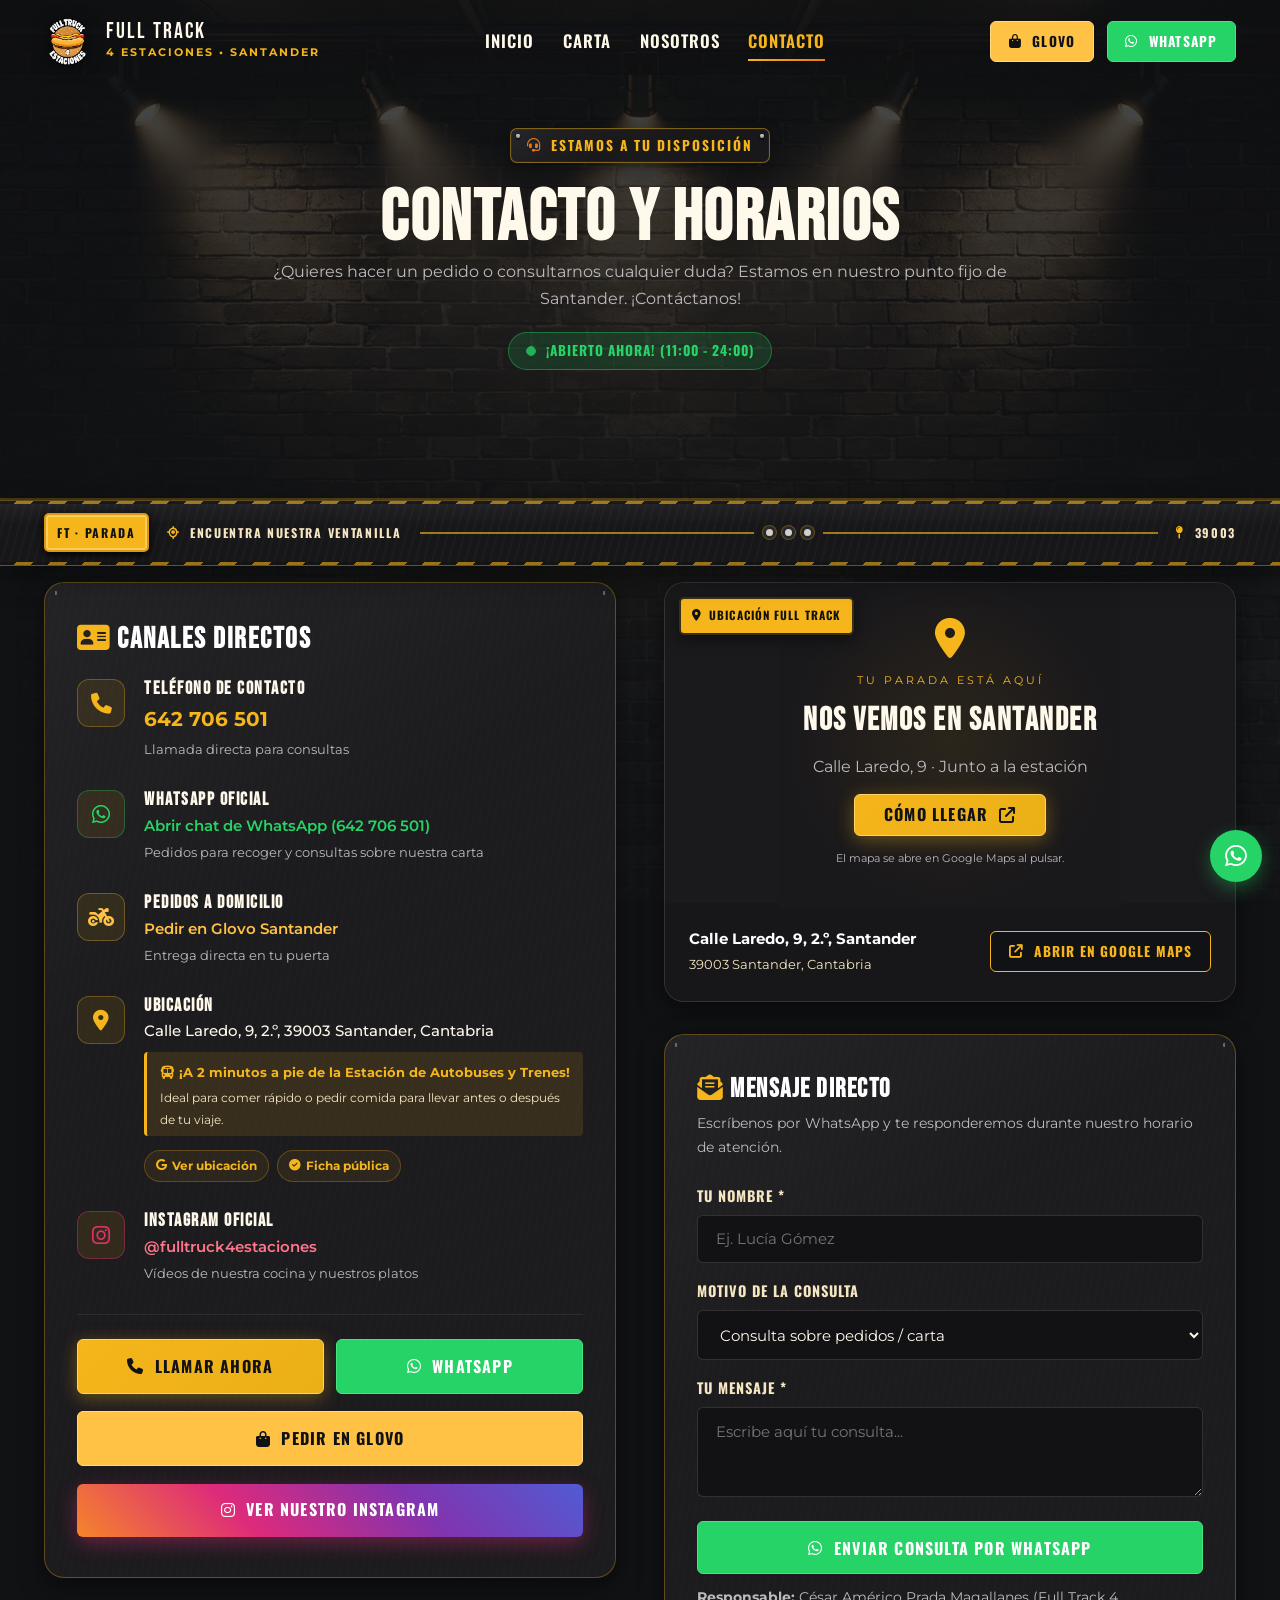
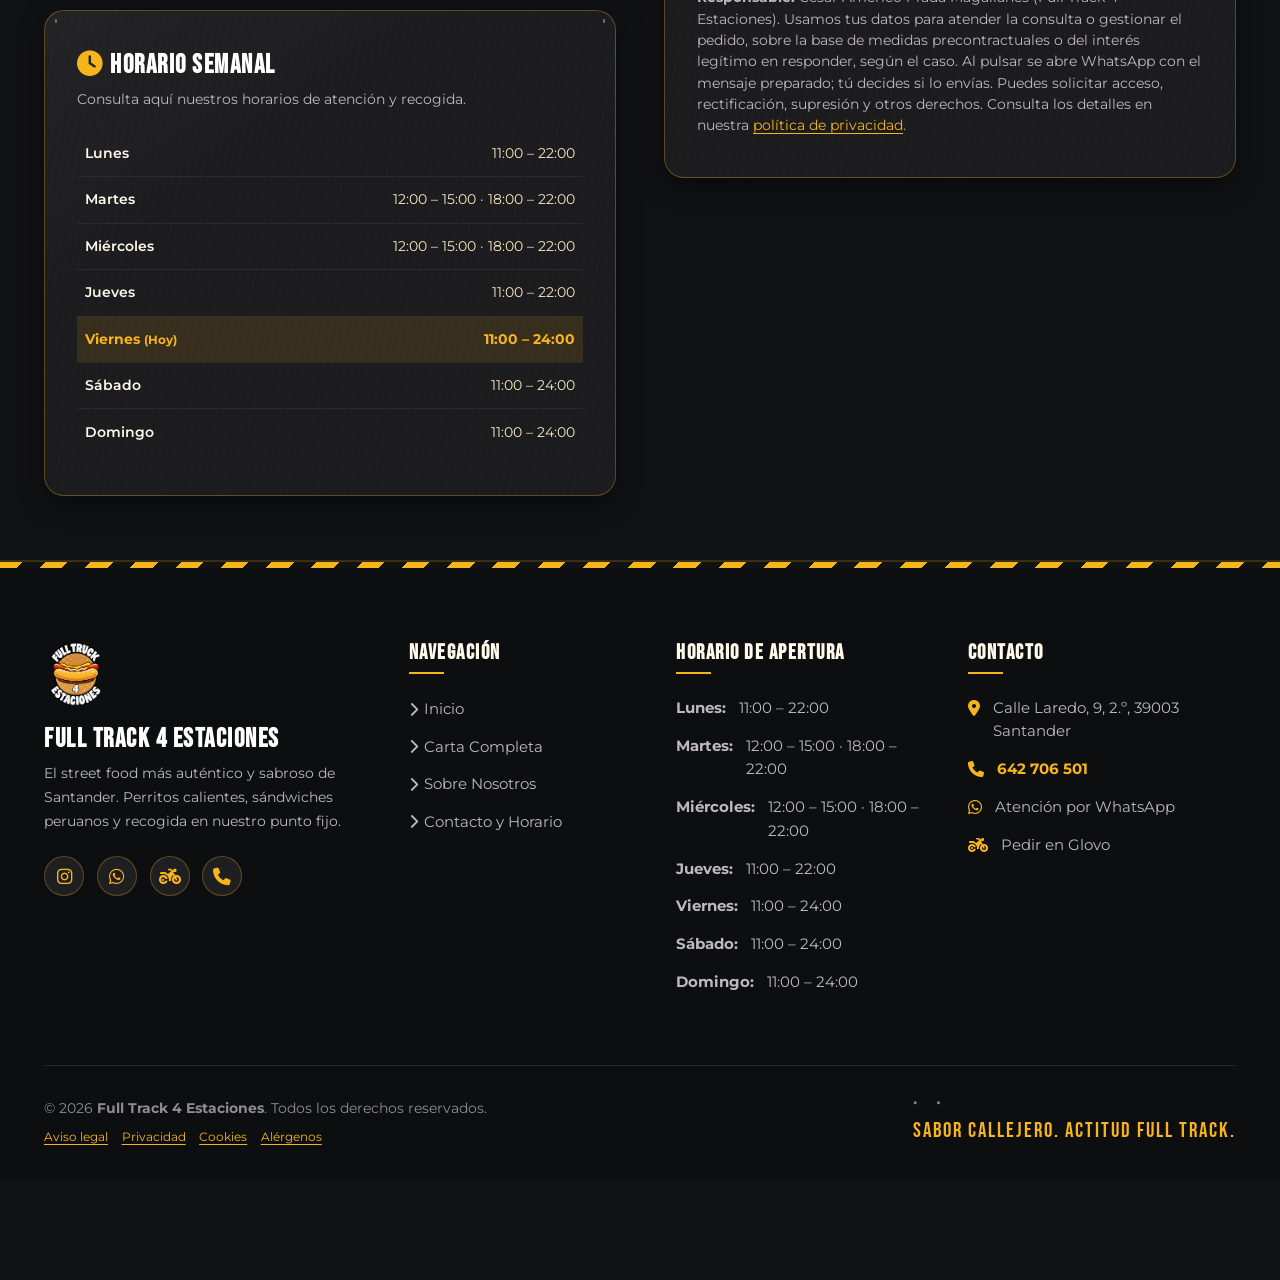
<file: eventos.html>
<!DOCTYPE html>
<html lang="es"><head><meta charset="UTF-8"><meta name="viewport" content="width=device-width, initial-scale=1"><meta name="robots" content="noindex,follow"><meta http-equiv="refresh" content="0;url=contacto.html"><title>Encuéntranos en Santander | Full Track</title></head><body><p>Visítanos en nuestro punto fijo de Santander. <a href="contacto.html">Ver ubicación y contacto</a>.</p></body></html>
</file>
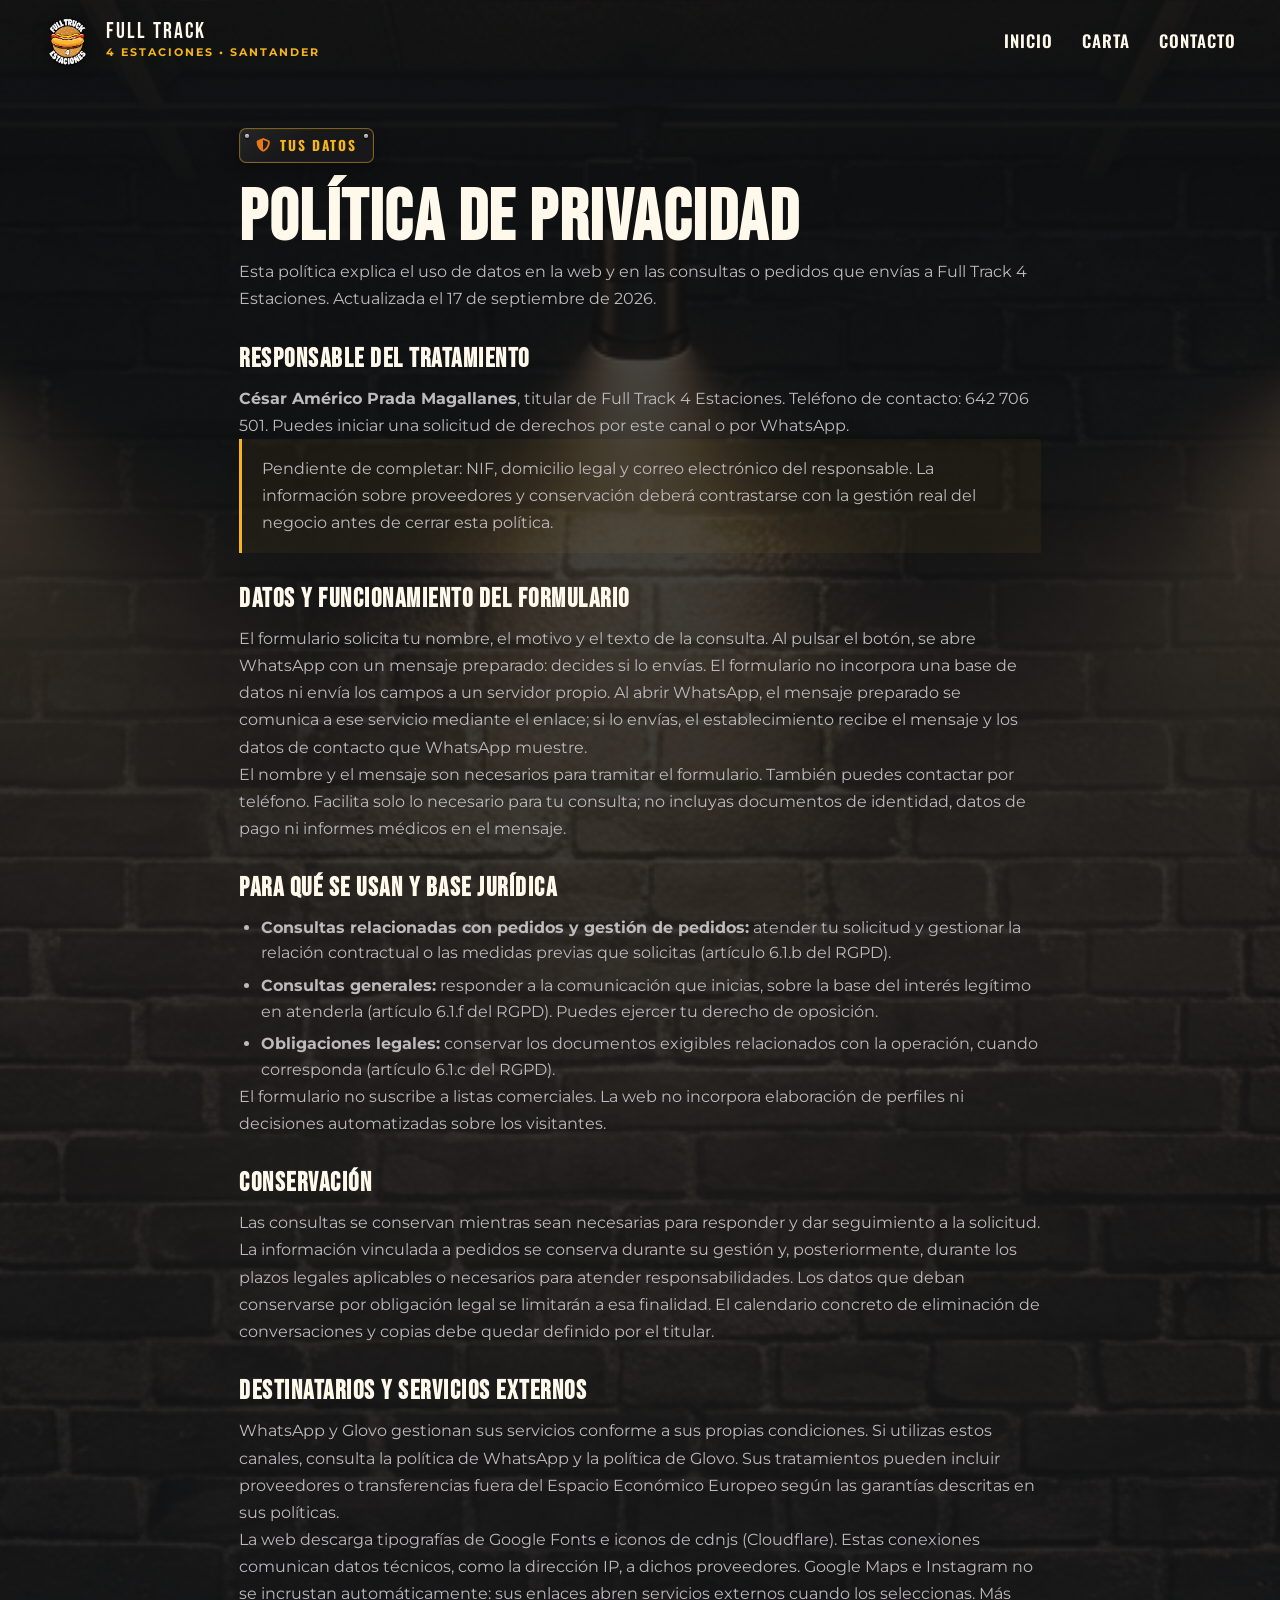
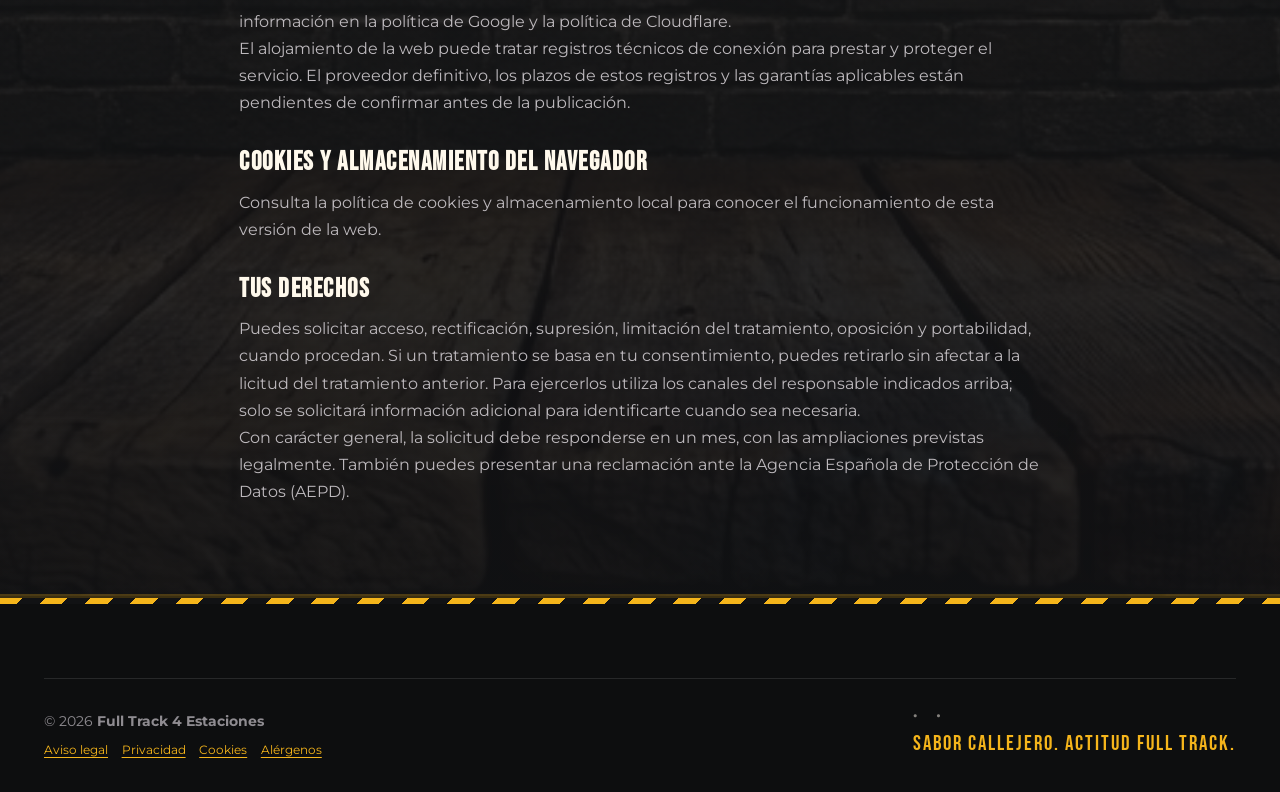
<file: privacidad.html>
<!DOCTYPE html>
<html lang="es">
<head>
  <meta charset="UTF-8">
  <meta name="viewport" content="width=device-width, initial-scale=1.0">
  <title>Privacidad | Full Track 4 Estaciones</title>
  <meta name="description" content="Información sobre privacidad y uso de datos en la web de Full Track 4 Estaciones.">
  <meta name="robots" content="noindex,follow">
  <link rel="icon" type="image/svg+xml" href="assets/favicon.svg">
  <link rel="preconnect" href="https://fonts.googleapis.com"><link rel="preconnect" href="https://fonts.gstatic.com" crossorigin>
  <link href="https://fonts.googleapis.com/css2?family=Bebas+Neue&family=Montserrat:wght@400;500;600;700;800&family=Oswald:wght@500;600;700&display=swap" rel="stylesheet">
  <link rel="stylesheet" href="https://cdnjs.cloudflare.com/ajax/libs/font-awesome/6.5.1/css/all.min.css"><link rel="stylesheet" href="css/styles.css?v=20260917-mobile">
</head>
<body>
  <header class="site-header scrolled"><div class="container nav-container"><a href="index.html" class="brand-logo"><img src="assets/logo-real-clean.png" alt="Logo Full Track 4 Estaciones" class="brand-logo-img"><span class="brand-text"><span class="brand-name">FULL TRACK</span><span class="brand-sub">4 Estaciones • Santander</span></span></a><nav class="main-nav" aria-label="Navegación principal"><a href="index.html" class="nav-link">Inicio</a><a href="carta.html" class="nav-link">Carta</a><a href="contacto.html" class="nav-link">Contacto</a></nav><button class="menu-toggle" aria-label="Abrir menú de navegación"><span></span><span></span><span></span></button></div></header>
  <main class="section page-hero-brick" style="padding-top: 8rem;"><article class="container legal-page">
    <div class="section-tag"><i class="fa-solid fa-shield-halved"></i> Tus datos</div><h1>Política de privacidad</h1>
    <p>Esta política explica el uso de datos en la web y en las consultas o pedidos que envías a Full Track 4 Estaciones. Actualizada el 17 de septiembre de 2026.</p>
    <h2>Responsable del tratamiento</h2>
    <p><strong>César Américo Prada Magallanes</strong>, titular de Full Track 4 Estaciones. Teléfono de contacto: <a href="tel:+34642706501">642 706 501</a>. Puedes iniciar una solicitud de derechos por este canal o por <a href="https://wa.me/34642706501" target="_blank" rel="noopener noreferrer">WhatsApp</a>.</p>
    <p class="legal-pending">Pendiente de completar: NIF, domicilio legal y correo electrónico del responsable. La información sobre proveedores y conservación deberá contrastarse con la gestión real del negocio antes de cerrar esta política.</p>
    <h2>Datos y funcionamiento del formulario</h2>
    <p>El formulario solicita tu nombre, el motivo y el texto de la consulta. Al pulsar el botón, se abre WhatsApp con un mensaje preparado: decides si lo envías. El formulario no incorpora una base de datos ni envía los campos a un servidor propio. Al abrir WhatsApp, el mensaje preparado se comunica a ese servicio mediante el enlace; si lo envías, el establecimiento recibe el mensaje y los datos de contacto que WhatsApp muestre.</p>
    <p>El nombre y el mensaje son necesarios para tramitar el formulario. También puedes contactar por teléfono. Facilita solo lo necesario para tu consulta; no incluyas documentos de identidad, datos de pago ni informes médicos en el mensaje.</p>
    <h2>Para qué se usan y base jurídica</h2>
    <ul><li><strong>Consultas relacionadas con pedidos y gestión de pedidos:</strong> atender tu solicitud y gestionar la relación contractual o las medidas previas que solicitas (artículo 6.1.b del RGPD).</li><li><strong>Consultas generales:</strong> responder a la comunicación que inicias, sobre la base del interés legítimo en atenderla (artículo 6.1.f del RGPD). Puedes ejercer tu derecho de oposición.</li><li><strong>Obligaciones legales:</strong> conservar los documentos exigibles relacionados con la operación, cuando corresponda (artículo 6.1.c del RGPD).</li></ul>
    <p>El formulario no suscribe a listas comerciales. La web no incorpora elaboración de perfiles ni decisiones automatizadas sobre los visitantes.</p>
    <h2>Conservación</h2>
    <p>Las consultas se conservan mientras sean necesarias para responder y dar seguimiento a la solicitud. La información vinculada a pedidos se conserva durante su gestión y, posteriormente, durante los plazos legales aplicables o necesarios para atender responsabilidades. Los datos que deban conservarse por obligación legal se limitarán a esa finalidad. El calendario concreto de eliminación de conversaciones y copias debe quedar definido por el titular.</p>
    <h2>Destinatarios y servicios externos</h2>
    <p>WhatsApp y Glovo gestionan sus servicios conforme a sus propias condiciones. Si utilizas estos canales, consulta la <a href="https://www.whatsapp.com/legal/privacy-policy-eea" target="_blank" rel="noopener noreferrer">política de WhatsApp</a> y la <a href="https://glovoapp.com/docs/es/legal/privacy/" target="_blank" rel="noopener noreferrer">política de Glovo</a>. Sus tratamientos pueden incluir proveedores o transferencias fuera del Espacio Económico Europeo según las garantías descritas en sus políticas.</p>
    <p>La web descarga tipografías de Google Fonts e iconos de cdnjs (Cloudflare). Estas conexiones comunican datos técnicos, como la dirección IP, a dichos proveedores. Google Maps e Instagram no se incrustan automáticamente: sus enlaces abren servicios externos cuando los seleccionas. Más información en la <a href="https://policies.google.com/privacy" target="_blank" rel="noopener noreferrer">política de Google</a> y la <a href="https://www.cloudflare.com/privacypolicy/" target="_blank" rel="noopener noreferrer">política de Cloudflare</a>.</p>
    <p>El alojamiento de la web puede tratar registros técnicos de conexión para prestar y proteger el servicio. El proveedor definitivo, los plazos de estos registros y las garantías aplicables están pendientes de confirmar antes de la publicación.</p>
    <h2>Cookies y almacenamiento del navegador</h2>
    <p>Consulta la <a href="cookies.html">política de cookies y almacenamiento local</a> para conocer el funcionamiento de esta versión de la web.</p>
    <h2>Tus derechos</h2>
    <p>Puedes solicitar acceso, rectificación, supresión, limitación del tratamiento, oposición y portabilidad, cuando procedan. Si un tratamiento se basa en tu consentimiento, puedes retirarlo sin afectar a la licitud del tratamiento anterior. Para ejercerlos utiliza los canales del responsable indicados arriba; solo se solicitará información adicional para identificarte cuando sea necesaria.</p>
    <p>Con carácter general, la solicitud debe responderse en un mes, con las ampliaciones previstas legalmente. También puedes presentar una reclamación ante la <a href="https://www.aepd.es/" target="_blank" rel="noopener noreferrer">Agencia Española de Protección de Datos (AEPD)</a>.</p>
  </article></main>
  <footer class="site-footer"><div class="container"><div class="footer-bottom"><div>© 2026 <strong>Full Track 4 Estaciones</strong><div class="legal-links"><a href="aviso-legal.html">Aviso legal</a><a href="privacidad.html">Privacidad</a><a href="cookies.html">Cookies</a><a href="alergenos.html">Alérgenos</a></div></div><div class="footer-slogan">Sabor callejero. Actitud Full Track.</div></div></div></footer><script src="js/main.js?v=20260917-legal"></script>
</body>
</html>
</file>
<file: css/styles.css>
/* ==========================================================================
   FULL TRACK 4 ESTACIONES — HOJA DE ESTILOS PRINCIPAL
   Estética: Street Food Industrial Premium, Santander
   ========================================================================== */

/* 1. VARIABLES GLOBALES & PALETA DE COLOR */
:root {
  --bg-carbon: #111214;
  --bg-brick-dark: #171618;
  --bg-brick: #201e21;
  --bg-card: #1c1b1e;
  --bg-card-hover: #262428;
  
  --color-metal: #3A393B;
  --color-metal-light: #525054;
  
  --color-yellow: #F5B51B;
  --color-yellow-light: #FCE074;
  --color-yellow-glow: rgba(245, 181, 27, 0.35);
  
  --color-orange: #E97917;
  --color-orange-dark: #C53916;
  --color-orange-glow: rgba(233, 121, 23, 0.4);
  
  --color-cream: #F6E7C2;
  --color-wood: #704526;
  --color-wood-dark: #4A2B14;
  --color-white: #FFF9EC;
  --color-text-muted: #BDB9BD;
  
  --glovo-yellow: #FFC244;
  --glovo-green: #00A082;
  --whatsapp-green: #25D366;
  
  --font-title: 'Bebas Neue', 'Oswald', Impact, sans-serif;
  --font-heading: 'Oswald', 'Bebas Neue', sans-serif;
  --font-body: 'Montserrat', 'Poppins', -apple-system, BlinkMacSystemFont, sans-serif;
  
  --shadow-warm: 0 10px 30px rgba(0, 0, 0, 0.6), 0 0 20px rgba(245, 181, 27, 0.15);
  --shadow-card: 0 8px 24px rgba(0, 0, 0, 0.5);
  --border-industrial: 1px solid rgba(245, 181, 27, 0.2);
  --transition-smooth: all 0.3s cubic-bezier(0.25, 0.8, 0.25, 1);
  --radius-sm: 6px;
  --radius-md: 12px;
  --radius-lg: 20px;
}

/* 2. RESET Y BASE */
[hidden] { display: none !important; }
.contact-layout-grid > div, .info-content { min-width: 0; }
.info-content { overflow-wrap: anywhere; }
@media (max-width: 400px) {
  .product-header { flex-wrap: wrap; }
  .product-price { white-space: normal; }
  .contact-info-card .btn { white-space: normal; }
}
.legal-pending { padding: 16px 20px; border-left: 3px solid var(--color-yellow); background: #f5b51b0c; }
.storage-details { margin: 24px 0; display: grid; grid-template-columns: minmax(100px, 1fr) 3fr; gap: 12px 24px; }
.storage-details dt { color: var(--color-yellow); font-weight: 700; }
.storage-details dd { margin: 0; overflow-wrap: anywhere; color: var(--color-text-muted); }
@media (max-width: 500px) { .storage-details { grid-template-columns: 1fr; gap: 8px; } .storage-details dd { margin-bottom: 12px; } }
.map-private-preview { min-height: 330px; padding: 40px 24px; display: flex; flex-direction: column; align-items: center; justify-content: center; gap: 14px; text-align: center; background: radial-gradient(circle at center, #f5b51b15, transparent 70%), #19181b; }
.map-private-preview > i { font-size: 40px; color: var(--color-yellow); }
.map-private-preview > span { font-size: 11px; letter-spacing: 3px; color: var(--color-yellow); }
.map-private-preview small { color: var(--color-text-muted); font-size: 11px; }
*, *::before, *::after {
  box-sizing: border-box;
  margin: 0;
  padding: 0;
}

html {
  scroll-behavior: smooth;
  font-size: 16px;
  background-color: var(--bg-carbon);
  color: var(--color-white);
  font-family: var(--font-body);
}

body {
  min-height: 100vh;
  display: flex;
  flex-direction: column;
  background-color: var(--bg-carbon);
  background-image: 
    radial-gradient(circle at 50% 10%, rgba(245, 181, 27, 0.08) 0%, transparent 60%),
    linear-gradient(to bottom, rgba(17, 18, 20, 0.90), rgba(17, 18, 20, 0.96)),
    url('../assets/dark-brick-texture.jpg');
  background-size: auto, auto, 500px 500px;
  background-repeat: repeat;
  background-attachment: fixed;
  overflow-x: hidden;
  line-height: 1.6;
}

img, svg {
  max-width: 100%;
  height: auto;
  display: block;
}

a {
  color: inherit;
  text-decoration: none;
  transition: var(--transition-smooth);
}

button {
  font-family: inherit;
  cursor: pointer;
  border: none;
  outline: none;
  background: none;
  transition: var(--transition-smooth);
}

ul {
  list-style: none;
}

/* 3. TIPOGRAFÍAS Y ENCABEZADOS */
h1, h2, h3, h4, .font-title {
  font-family: var(--font-title);
  letter-spacing: 1.5px;
  text-transform: uppercase;
  color: var(--color-white);
  line-height: 1.1;
}

h1 {
  font-size: clamp(2.6rem, 6vw, 4.5rem);
}

h2 {
  font-size: clamp(2rem, 4vw, 3.2rem);
  margin-bottom: 0.8rem;
}

h3 {
  font-size: clamp(1.4rem, 2.5vw, 2rem);
}

p {
  color: var(--color-text-muted);
  font-size: 1rem;
  line-height: 1.7;
}

.highlight-yellow {
  color: var(--color-yellow);
}

.highlight-orange {
  color: var(--color-orange);
}

.highlight-cream {
  color: var(--color-cream);
}

.text-gradient {
  background: linear-gradient(135deg, var(--color-yellow-light) 0%, var(--color-yellow) 50%, var(--color-orange) 100%);
  -webkit-background-clip: text;
  -webkit-text-fill-color: transparent;
}

/* 4. CONTENEDORES Y ESTRUCTURA */
.container {
  width: 100%;
  max-width: 1240px;
  margin: 0 auto;
  padding: 0 1.5rem;
}

.section {
  padding: 5.5rem 0;
  position: relative;
}

.section-header {
  text-align: center;
  max-width: 750px;
  margin: 0 auto 3.5rem auto;
}

.section-tag {
  display: inline-flex;
  align-items: center;
  gap: 0.5rem;
  font-family: var(--font-heading);
  font-size: 0.85rem;
  font-weight: 700;
  letter-spacing: 2px;
  text-transform: uppercase;
  color: var(--color-yellow);
  background: rgba(245, 181, 27, 0.1);
  padding: 0.35rem 1rem;
  border-radius: 50px;
  border: 1px solid rgba(245, 181, 27, 0.3);
  margin-bottom: 1rem;
}

.section-tag i {
  color: var(--color-orange);
}

.section-divider {
  width: 80px;
  height: 4px;
  background: linear-gradient(90deg, var(--color-yellow), var(--color-orange));
  margin: 1.2rem auto 0 auto;
  border-radius: 2px;
}

/* 5. BOTONES */
.btn {
  display: inline-flex;
  align-items: center;
  justify-content: center;
  gap: 0.65rem;
  font-family: var(--font-heading);
  font-size: 1rem;
  font-weight: 700;
  letter-spacing: 1.2px;
  text-transform: uppercase;
  padding: 0.85rem 1.8rem;
  border-radius: var(--radius-sm);
  transition: var(--transition-smooth);
  text-align: center;
  position: relative;
  overflow: hidden;
  z-index: 1;
}

.btn-primary {
  background: linear-gradient(135deg, var(--color-yellow) 0%, #ebb017 100%);
  color: #111214;
  font-weight: 800;
  box-shadow: 0 4px 18px var(--color-yellow-glow);
  border: 1px solid #ffd466;
}

.btn-primary:hover {
  background: linear-gradient(135deg, var(--color-orange) 0%, #d86908 100%);
  color: #ffffff;
  box-shadow: 0 6px 25px var(--color-orange-glow);
  transform: translateY(-2px);
  border-color: var(--color-orange);
}

.btn-secondary {
  background: rgba(17, 18, 20, 0.7);
  color: var(--color-yellow);
  border: 1.5px solid var(--color-yellow);
  backdrop-filter: blur(8px);
}

.btn-secondary:hover {
  background: var(--color-yellow);
  color: #111214;
  box-shadow: 0 4px 20px var(--color-yellow-glow);
  transform: translateY(-2px);
}

.btn-glovo {
  background: #FFC244;
  color: #111214;
  font-weight: 800;
  border: 1px solid #ffda85;
}

.btn-glovo:hover {
  background: #ffb114;
  color: #000;
  transform: translateY(-2px);
  box-shadow: 0 6px 20px rgba(255, 194, 68, 0.4);
}

.btn-whatsapp {
  background: #25D366;
  color: #ffffff;
  font-weight: 700;
  border: 1px solid #48e482;
}

.btn-whatsapp:hover {
  background: #1eb956;
  transform: translateY(-2px);
  box-shadow: 0 6px 20px rgba(37, 211, 102, 0.4);
}

.btn-sm {
  padding: 0.55rem 1.1rem;
  font-size: 0.85rem;
}

.btn-block {
  width: 100%;
}

/* 6. CABECERA & NAVEGACIÓN SUPERIOR */
.site-header {
  position: fixed;
  top: 0;
  left: 0;
  right: 0;
  z-index: 1000;
  padding: 1.1rem 0;
  transition: var(--transition-smooth);
}

.site-header.scrolled {
  background: rgba(17, 18, 20, 0.95);
  backdrop-filter: blur(14px);
  box-shadow: 0 4px 25px rgba(0, 0, 0, 0.7);
  border-bottom: 1px solid rgba(245, 181, 27, 0.15);
  padding: 0.7rem 0;
}

.nav-container {
  display: flex;
  align-items: center;
  justify-content: space-between;
}

.brand-logo {
  display: flex;
  align-items: center;
  gap: 0.9rem;
}

.brand-logo-img {
  width: 48px;
  height: 48px;
  transition: transform 0.3s ease;
  filter: drop-shadow(0 2px 8px rgba(0,0,0,0.5));
}

.brand-logo:hover .brand-logo-img {
  transform: rotate(5deg) scale(1.05);
}

.brand-text {
  display: flex;
  flex-direction: column;
}

.brand-name {
  font-family: var(--font-title);
  font-size: 1.4rem;
  letter-spacing: 2px;
  color: var(--color-white);
  line-height: 1;
}

.brand-sub {
  font-size: 0.7rem;
  font-weight: 700;
  letter-spacing: 2px;
  color: var(--color-yellow);
  text-transform: uppercase;
}

.main-nav {
  display: flex;
  align-items: center;
  gap: 1.8rem;
}

.nav-link {
  font-family: var(--font-heading);
  font-size: 1.05rem;
  font-weight: 600;
  letter-spacing: 1px;
  text-transform: uppercase;
  color: var(--color-white);
  padding: 0.4rem 0;
  position: relative;
}

.nav-link::after {
  content: '';
  position: absolute;
  bottom: 0;
  left: 0;
  width: 0;
  height: 2.5px;
  background: linear-gradient(90deg, var(--color-yellow), var(--color-orange));
  transition: width 0.3s ease;
}

.nav-link:hover, .nav-link.active {
  color: var(--color-yellow);
}

.nav-link:hover::after, .nav-link.active::after {
  width: 100%;
}

.header-actions {
  display: flex;
  align-items: center;
  gap: 0.8rem;
}

/* Botón Hamburguesa */
.menu-toggle {
  display: none;
  flex-direction: column;
  justify-content: space-between;
  width: 32px;
  height: 22px;
  background: transparent;
  cursor: pointer;
  z-index: 1002;
}

.menu-toggle span {
  width: 100%;
  height: 3px;
  background: var(--color-yellow);
  border-radius: 2px;
  transition: var(--transition-smooth);
}

.menu-toggle.active span:nth-child(1) {
  transform: translateY(9.5px) rotate(45deg);
}

.menu-toggle.active span:nth-child(2) {
  opacity: 0;
}

.menu-toggle.active span:nth-child(3) {
  transform: translateY(-9.5px) rotate(-45deg);
}

/* 7. HERO PRINCIPAL (ESTÉTICA INDUSTRIAL CON FOCOS Y LADRILLO REAL) */
.hero-section {
  position: relative;
  min-height: 100vh;
  display: flex;
  align-items: center;
  padding-top: 7.5rem;
  padding-bottom: 5rem;
  overflow: hidden;
  background-color: #111214;
}

/* Pared de Ladrillo & Focos Fotográficos Reales */
.hero-bg-brick {
  position: absolute;
  top: 0;
  left: 0;
  width: 100%;
  height: 100%;
  background-image: 
    linear-gradient(to right, rgba(17, 18, 20, 0.88) 0%, rgba(17, 18, 20, 0.55) 45%, rgba(17, 18, 20, 0.75) 100%),
    linear-gradient(to bottom, rgba(17, 18, 20, 0.3) 0%, transparent 60%, rgba(17, 18, 20, 0.95) 100%),
    url('../assets/hero-brick-bg.jpg');
  background-size: cover;
  background-position: center top;
  background-repeat: no-repeat;
  z-index: 1;
}

/* Overlay de destello cálido adicional */
.hero-bg-brick::after {
  content: '';
  position: absolute;
  top: 0;
  left: 0;
  width: 100%;
  height: 100%;
  background: radial-gradient(circle at 50% 20%, rgba(245, 181, 27, 0.08) 0%, transparent 70%);
  pointer-events: none;
}

.spotlights-wrapper {
  display: none;
}

/* Suelo de Madera Tostada Inferior */
.hero-wood-floor {
  position: absolute;
  bottom: 0;
  left: 0;
  width: 100%;
  height: 24px;
  background: linear-gradient(to top, #2b180a, var(--color-wood) 60%, #6e4324 100%);
  border-top: 2px solid #8e582d;
  box-shadow: 0 -4px 15px rgba(0,0,0,0.8);
  z-index: 2;
  opacity: 0.9;
}

/* Cabeceras de Páginas Interiores con textura de ladrillo real */
.page-hero-brick {
  position: relative;
  background-image: 
    linear-gradient(to bottom, rgba(17, 18, 20, 0.75) 0%, rgba(17, 18, 20, 0.92) 100%),
    url('../assets/hero-brick-bg.jpg');
  background-size: cover;
  background-position: center top;
  border-bottom: 2px solid rgba(245, 181, 27, 0.25);
}

/* Contenido del Hero */
.hero-content {
  position: relative;
  z-index: 10;
  display: grid;
  grid-template-columns: 1.15fr 0.85fr;
  gap: 3.5rem;
  align-items: center;
}

.hero-badge-top {
  display: inline-flex;
  align-items: center;
  gap: 0.6rem;
  background: rgba(37, 35, 38, 0.85);
  border: 1px solid rgba(245, 181, 27, 0.4);
  padding: 0.45rem 1.2rem;
  border-radius: 50px;
  font-family: var(--font-heading);
  font-size: 0.9rem;
  font-weight: 700;
  letter-spacing: 2px;
  color: var(--color-yellow);
  box-shadow: 0 4px 15px rgba(0,0,0,0.5);
  margin-bottom: 1.2rem;
}

.hero-title {
  font-size: clamp(3rem, 6.5vw, 5.2rem);
  line-height: 0.95;
  margin-bottom: 1rem;
  text-shadow: 0 4px 20px rgba(0,0,0,0.8);
}

.hero-subtitle {
  font-family: var(--font-heading);
  font-size: clamp(1.2rem, 2.2vw, 1.7rem);
  color: var(--color-cream);
  letter-spacing: 1.5px;
  text-transform: uppercase;
  margin-bottom: 1.2rem;
  font-weight: 600;
}

.hero-desc {
  font-size: 1.15rem;
  max-width: 540px;
  margin-bottom: 2.2rem;
  color: #d1cdd3;
}

.hero-cta-group {
  display: flex;
  flex-wrap: wrap;
  gap: 1rem;
  margin-bottom: 2rem;
}

.hero-trust-bar {
  display: flex;
  align-items: center;
  gap: 1.5rem;
  padding-top: 1.2rem;
  border-top: 1px solid rgba(245, 181, 27, 0.2);
}

.trust-item {
  display: flex;
  align-items: center;
  gap: 0.6rem;
  font-size: 0.88rem;
  color: var(--color-text-muted);
}

.trust-item i {
  color: var(--color-yellow);
  font-size: 1.1rem;
}

/* Tarjeta Gráfica Hero Derecha — SHOWCASE CINEMATOGRÁFICO FOOD TRUCK */
.hero-visual-card {
  position: relative;
  background: linear-gradient(160deg, rgba(28, 26, 30, 0.95) 0%, rgba(17, 18, 20, 0.98) 100%);
  border: 2px solid rgba(245, 181, 27, 0.6);
  border-radius: var(--radius-lg);
  padding: 2rem 1.8rem;
  box-shadow: 
    0 20px 50px rgba(0, 0, 0, 0.9),
    0 0 35px rgba(245, 181, 27, 0.25),
    inset 0 1px 0 rgba(255, 255, 255, 0.15);
  backdrop-filter: blur(16px);
  position: relative;
  overflow: hidden;
  transition: transform 0.4s cubic-bezier(0.16, 1, 0.3, 1), box-shadow 0.4s ease;
}

.hero-visual-card:hover {
  transform: translateY(-6px) scale(1.01);
  border-color: var(--color-yellow);
  box-shadow: 
    0 25px 60px rgba(0, 0, 0, 0.95),
    0 0 45px rgba(245, 181, 27, 0.4);
}

.hero-visual-card::before {
  content: '';
  position: absolute;
  top: 0;
  left: 0;
  width: 100%;
  height: 4px;
  background: linear-gradient(90deg, var(--color-yellow), var(--color-orange), var(--color-yellow));
  box-shadow: 0 0 12px var(--color-yellow);
}

/* Matrícula de marca: detalle visual del food truck en la carta destacada. */
.foodtruck-license-plate {
  position: relative;
  display: grid;
  gap: 0.08rem;
  margin: 0.15rem 0 1rem;
  padding: 0.48rem 1.35rem 0.42rem;
  overflow: hidden;
  text-align: center;
  color: var(--color-yellow);
  background:
    radial-gradient(circle at 13px 13px, #94918b 0 3px, #252427 3.5px 5px, transparent 5.5px),
    radial-gradient(circle at calc(100% - 13px) 13px, #94918b 0 3px, #252427 3.5px 5px, transparent 5.5px),
    radial-gradient(circle at 13px calc(100% - 13px), #94918b 0 3px, #252427 3.5px 5px, transparent 5.5px),
    radial-gradient(circle at calc(100% - 13px) calc(100% - 13px), #94918b 0 3px, #252427 3.5px 5px, transparent 5.5px),
    linear-gradient(145deg, #26262b, #111214 62%);
  border: 3px solid var(--color-orange);
  border-radius: 12px;
  box-shadow: inset 0 0 0 1px rgba(255,255,255,0.1), 0 7px 16px rgba(0,0,0,0.42);
  font-family: var(--font-heading);
  text-transform: uppercase;
}

.foodtruck-license-plate::before {
  content: '';
  position: absolute;
  inset: 5px;
  border: 1px dashed rgba(245,181,27,0.62);
  border-radius: 6px;
  pointer-events: none;
}

.foodtruck-license-plate > * { position: relative; z-index: 1; }

.plate-top,
.plate-bottom {
  color: var(--color-orange);
  font-size: 0.58rem;
  font-weight: 700;
  letter-spacing: 2.35px;
}

.foodtruck-license-plate strong {
  color: #fffaf0;
  font-family: var(--font-title);
  font-size: clamp(1.45rem, 2.4vw, 2rem);
  line-height: 1;
  letter-spacing: 2px;
  text-shadow: 0 2px #000;
}

/* Ilustración principal del food truck en portada. */
.hero-truck-showcase {
  padding: 1.05rem;
}

.truck-art-header {
  display: flex;
  align-items: center;
  justify-content: space-between;
  gap: 0.75rem;
  padding: 0.15rem 0.2rem 0.7rem;
}

.truck-art-header .eyebrow {
  color: var(--color-yellow);
  font-family: var(--font-heading);
  font-size: 0.76rem;
  font-weight: 700;
  letter-spacing: 1.65px;
}

.truck-art-note {
  color: #c5c0c6;
  font-size: 0.68rem;
  white-space: nowrap;
}

.truck-art-note i {
  color: var(--color-yellow);
  margin-right: 0.25rem;
}

.hero-truck-art {
  position: relative;
  margin: 0;
  overflow: hidden;
  border: 1px solid rgba(245,181,27,0.48);
  border-radius: 12px;
  background: #050505;
  box-shadow: inset 0 0 0 1px rgba(255,255,255,0.04), 0 14px 32px rgba(0,0,0,0.46);
}

.hero-truck-art img {
  display: block;
  width: 100%;
  aspect-ratio: 4 / 3;
  object-fit: cover;
  object-position: center;
}

.hero-truck-art::after {
  content: '';
  position: absolute;
  inset: 45% 0 0;
  background: linear-gradient(transparent, rgba(4,4,5,0.94));
  pointer-events: none;
}

.hero-truck-art figcaption {
  position: absolute;
  z-index: 1;
  right: 1rem;
  bottom: 0.9rem;
  left: 1rem;
  display: grid;
  gap: 0.2rem;
}

.hero-truck-art figcaption strong {
  color: #fffaf0;
  font-family: var(--font-heading);
  font-size: clamp(0.95rem, 1.7vw, 1.25rem);
  letter-spacing: 1.2px;
  line-height: 1.05;
}

.hero-truck-art figcaption span {
  color: #ded9dd;
  font-size: 0.74rem;
  line-height: 1.35;
}

.foodtruck-license-plate-compact {
  margin: 0.75rem 0;
  padding: 0.45rem 0.65rem;
}

@media (max-width: 600px) {
  .hero-truck-showcase {
    padding: 0.85rem;
  }

  .truck-art-header {
    padding: 0 0.1rem 0.6rem;
  }

  .truck-art-header .eyebrow {
    font-size: 0.68rem;
    letter-spacing: 1.15px;
  }

  .truck-art-note {
    font-size: 0.58rem;
  }

  .hero-truck-art figcaption {
    right: 0.75rem;
    bottom: 0.7rem;
    left: 0.75rem;
  }

  .hero-truck-art figcaption strong {
    font-size: 0.92rem;
  }

  .hero-truck-art figcaption span {
    font-size: 0.66rem;
  }

  .foodtruck-license-plate-compact {
    margin: 0.65rem 0;
  }
}

.hero-corner-ribbon {
  position: absolute;
  top: 22px;
  right: -38px;
  background: linear-gradient(135deg, var(--color-orange), #ff4800);
  color: #fff;
  font-family: var(--font-heading);
  font-size: 0.72rem;
  font-weight: 800;
  letter-spacing: 2px;
  padding: 5px 42px;
  transform: rotate(45deg);
  box-shadow: 0 4px 12px rgba(0, 0, 0, 0.6);
  z-index: 5;
}

/* Encabezado de la Tarjeta con Logo y Badges */
.hero-card-top {
  display: flex;
  align-items: center;
  gap: 1.2rem;
  margin-bottom: 1.2rem;
}

.hero-logo-mini {
  width: 76px;
  height: 76px;
  flex-shrink: 0;
  filter: drop-shadow(0 6px 14px rgba(0,0,0,0.8));
  animation: floatMini 4s ease-in-out infinite alternate;
}

@keyframes floatMini {
  0% { transform: translateY(0px) rotate(-2deg); }
  100% { transform: translateY(-4px) rotate(2deg); }
}

.hero-card-brand-info h3 {
  font-size: 1.5rem;
  color: var(--color-white);
  line-height: 1.1;
  margin-bottom: 0.2rem;
  letter-spacing: 1px;
}

.hero-card-brand-info span {
  font-size: 0.82rem;
  font-family: var(--font-heading);
  color: var(--color-yellow);
  letter-spacing: 1.5px;
  text-transform: uppercase;
  font-weight: 700;
}

/* Ventana de Showcase del Food Truck Real */
.foodtruck-showcase-box {
  position: relative;
  border-radius: var(--radius-md);
  overflow: hidden;
  border: 1.5px solid rgba(245, 181, 27, 0.35);
  box-shadow: 0 10px 30px rgba(0,0,0,0.8), inset 0 0 20px rgba(0,0,0,0.6);
  margin-bottom: 1.4rem;
  background: #000;
}

.foodtruck-showcase-img {
  width: 100%;
  height: 230px;
  object-fit: cover;
  object-position: center 60%;
  display: block;
  transition: transform 0.6s cubic-bezier(0.16, 1, 0.3, 1);
}

.hero-visual-card:hover .foodtruck-showcase-img {
  transform: scale(1.06);
}

.foodtruck-overlay-badge {
  position: absolute;
  bottom: 10px;
  left: 10px;
  background: rgba(17, 18, 20, 0.85);
  border: 1px solid rgba(245, 181, 27, 0.5);
  padding: 0.3rem 0.8rem;
  border-radius: 50px;
  font-family: var(--font-heading);
  font-size: 0.75rem;
  font-weight: 700;
  letter-spacing: 1px;
  color: var(--color-yellow);
  backdrop-filter: blur(8px);
  display: flex;
  align-items: center;
  gap: 0.4rem;
}

.foodtruck-live-dot {
  width: 7px;
  height: 7px;
  background: #25D366;
  border-radius: 50%;
  box-shadow: 0 0 8px #25D366;
}

.hero-card-slogan-box {
  text-align: center;
  margin-bottom: 1.2rem;
}

.hero-card-slogan {
  font-family: var(--font-title);
  font-size: 1.65rem;
  color: var(--color-white);
  letter-spacing: 1px;
  line-height: 1.1;
  margin-bottom: 0.3rem;
}

.hero-card-sub {
  font-size: 0.88rem;
  color: #cfcbcf;
  margin: 0;
}

/* Grid de Características y Estadísticas */
.hero-card-stats {
  display: grid;
  grid-template-columns: repeat(2, 1fr);
  gap: 0.75rem;
  border-top: 1px solid rgba(245, 181, 27, 0.2);
  padding-top: 1.2rem;
  margin-bottom: 1.2rem;
}

.stat-pill {
  background: rgba(35, 33, 37, 0.7);
  border: 1px solid rgba(58, 57, 59, 0.8);
  border-radius: var(--radius-sm);
  padding: 0.6rem 0.8rem;
  display: flex;
  align-items: center;
  gap: 0.6rem;
  font-size: 0.82rem;
  color: var(--color-white);
  transition: var(--transition-smooth);
}

.stat-pill:hover {
  background: rgba(245, 181, 27, 0.12);
  border-color: var(--color-yellow);
  transform: translateY(-2px);
}

/* 10. SECCIÓN ESPECIAL: HELADOS ARTESANALES & BEBIDAS DEL MUNDO */
.special-showcase-grid {
  display: grid;
  grid-template-columns: 1fr 1fr;
  gap: 2.5rem;
  margin-bottom: 3.5rem;
}

.special-card {
  background: linear-gradient(145deg, #1d1b1f 0%, #141315 100%);
  border: 2px solid rgba(245, 181, 27, 0.35);
  border-radius: var(--radius-lg);
  padding: 2.5rem 2rem;
  position: relative;
  overflow: hidden;
  box-shadow: var(--shadow-card);
  transition: var(--transition-smooth);
}

.special-card:hover {
  transform: translateY(-5px);
  border-color: var(--color-yellow);
  box-shadow: 0 15px 35px rgba(0,0,0,0.8), 0 0 25px var(--color-yellow-glow);
}

.special-card-header {
  display: flex;
  align-items: center;
  gap: 1rem;
  margin-bottom: 1.2rem;
}

.special-card-icon {
  width: 60px;
  height: 60px;
  background: rgba(245, 181, 27, 0.12);
  border: 1.5px solid rgba(245, 181, 27, 0.4);
  border-radius: 16px;
  display: flex;
  align-items: center;
  justify-content: center;
  font-size: 1.8rem;
  color: var(--color-yellow);
  flex-shrink: 0;
}

.special-mini-gallery {
  display: grid;
  grid-template-columns: repeat(3, 1fr);
  gap: 0.8rem;
  margin: 1.5rem 0;
}

.special-thumb-card {
  background: #111214;
  border: 1px solid rgba(58, 57, 59, 0.8);
  border-radius: var(--radius-sm);
  overflow: hidden;
  text-align: center;
  transition: var(--transition-smooth);
}

.special-thumb-card:hover {
  border-color: var(--color-yellow);
  transform: scale(1.04);
}

.special-thumb-img {
  width: 100%;
  height: 90px;
  object-fit: cover;
}

.special-thumb-title {
  font-size: 0.72rem;
  font-family: var(--font-heading);
  font-weight: 700;
  padding: 0.35rem 0.2rem;
  color: var(--color-white);
  text-transform: uppercase;
  letter-spacing: 0.5px;
}

/* SECCIÓN: INSTAGRAM REEL SHOWCASE */
.instagram-banner-card {
  background: linear-gradient(135deg, rgba(35, 20, 30, 0.9) 0%, rgba(20, 18, 22, 0.95) 100%);
  border: 2px solid #E1306C;
  border-radius: var(--radius-lg);
  padding: 3rem 2.5rem;
  box-shadow: 0 15px 40px rgba(0,0,0,0.8), 0 0 25px rgba(225, 48, 108, 0.25);
  display: grid;
  grid-template-columns: 1.2fr 0.8fr;
  gap: 2.5rem;
  align-items: center;
  position: relative;
  overflow: hidden;
}

.instagram-btn {
  background: linear-gradient(45deg, #F58529, #DD2A7B, #8134AF, #515BD4);
  color: #fff;
  font-weight: 800;
  box-shadow: 0 6px 20px rgba(221, 42, 123, 0.4);
  border: none;
}

.instagram-btn:hover {
  transform: translateY(-3px) scale(1.03);
  box-shadow: 0 8px 25px rgba(221, 42, 123, 0.6);
  color: #fff;
}

.instagram-preview-box {
  background: #111214;
  border: 1.5px solid rgba(225, 48, 108, 0.4);
  border-radius: var(--radius-md);
  padding: 1.5rem;
  text-align: center;
  position: relative;
}

/* SECCIÓN: RESEÑAS DE GOOGLE */
.google-badge-box {
  display: inline-flex;
  align-items: center;
  gap: 0.6rem;
  background: rgba(66, 133, 244, 0.12);
  border: 1px solid rgba(66, 133, 244, 0.35);
  color: #8ab4f8;
  padding: 0.4rem 1.2rem;
  border-radius: 50px;
  font-family: var(--font-heading);
  font-size: 0.85rem;
  font-weight: 700;
  letter-spacing: 1px;
  margin-bottom: 1rem;
}

.reviews-grid {
  display: grid;
  grid-template-columns: repeat(auto-fit, minmax(300px, 1fr));
  gap: 1.8rem;
}

.review-card {
  background: var(--bg-card);
  border: 1px solid rgba(58, 57, 59, 0.8);
  border-radius: var(--radius-md);
  padding: 1.8rem;
  box-shadow: var(--shadow-card);
  transition: var(--transition-smooth);
  display: flex;
  flex-direction: column;
  justify-content: space-between;
}

.review-card:hover {
  border-color: var(--color-yellow);
  transform: translateY(-4px);
}

.review-stars {
  color: var(--color-yellow);
  font-size: 0.95rem;
  margin-bottom: 0.8rem;
}

.review-author {
  display: flex;
  align-items: center;
  gap: 0.8rem;
  margin-top: 1.2rem;
  padding-top: 0.8rem;
  border-top: 1px solid rgba(58, 57, 59, 0.5);
}

/* ==========================================================================
   CINTA RODANTE DE NEÓN STREET FOOD (TICKER TAPE)
   ========================================================================== */
.ticker-wrap {
  width: 100%;
  overflow: hidden;
  background:
    linear-gradient(180deg, rgba(255,255,255,0.055), transparent 42%),
    repeating-linear-gradient(105deg, rgba(255,255,255,0.018) 0 2px, transparent 2px 8px),
    #111214;
  border-top: 3px solid transparent;
  border-bottom: 3px solid transparent;
  border-image: repeating-linear-gradient(135deg, var(--color-yellow) 0 15px, #161619 15px 30px) 3;
  padding: 0.78rem 0;
  box-shadow: inset 0 1px rgba(255,255,255,0.04), 0 9px 25px rgba(0,0,0,0.48);
  position: relative;
  z-index: 10;
}

.ticker-top {
  margin-top: 82px;
}

.ticker-content {
  display: inline-flex;
  white-space: nowrap;
  animation: tickerSlide 36s linear infinite;
  gap: 0;
  will-change: transform;
}

.ticker-item {
  display: inline-flex;
  align-items: center;
  gap: 0.65rem;
  font-family: var(--font-heading);
  font-size: 0.88rem;
  font-weight: 700;
  letter-spacing: 1.65px;
  text-transform: uppercase;
  color: var(--color-white);
  padding: 0 2.1rem;
  border-right: 1px solid rgba(245,181,27,0.28);
}

.ticker-item i {
  color: var(--color-yellow);
}

.ticker-item strong {
  color: var(--color-yellow);
}

.ticker-wrap:hover .ticker-content {
  animation-play-state: paused;
}

@keyframes tickerSlide {
  0% { transform: translateX(0); }
  100% { transform: translateX(-50%); }
}

@media (max-width: 600px) {
  .ticker-wrap { padding: 0.7rem 0; }
  .ticker-top { margin-top: 66px; }
  .ticker-content { animation-duration: 29s; }
  .ticker-item {
    font-size: 0.76rem;
    letter-spacing: 1.25px;
    padding-inline: 1.35rem;
  }
}

/* ==========================================================================
   TARJETA EXCLUSIVA: VIAJEROS & ESTACIÓN EXPRESS
   ========================================================================== */
.traveler-express-card {
  background: linear-gradient(145deg, #221f24 0%, #151417 100%);
  border: 2px solid var(--color-yellow);
  border-radius: var(--radius-lg);
  padding: 3.5rem 2.8rem;
  position: relative;
  overflow: hidden;
  box-shadow: 0 20px 50px rgba(0,0,0,0.85), 0 0 30px var(--color-yellow-glow);
}

.traveler-express-card::before {
  content: '';
  position: absolute;
  top: 0;
  right: 0;
  width: 300px;
  height: 300px;
  background: radial-gradient(circle, rgba(245, 181, 27, 0.15) 0%, transparent 70%);
  pointer-events: none;
}

.traveler-grid {
  display: grid;
  grid-template-columns: 1.25fr 0.75fr;
  gap: 3rem;
  align-items: center;
}

.traveler-title {
  font-size: clamp(2rem, 3.8vw, 3rem);
  line-height: 1.05;
  margin-bottom: 1rem;
}

.traveler-copy {
  font-size: 1.08rem;
  color: #e6e3e8;
  line-height: 1.7;
}

.traveler-speed-badge {
  display: inline-flex;
  align-items: center;
  gap: 0.6rem;
  background: rgba(245, 181, 27, 0.15);
  border: 1.5px solid var(--color-yellow);
  color: var(--color-yellow);
  padding: 0.4rem 1.2rem;
  border-radius: 50px;
  font-family: var(--font-heading);
  font-size: 0.88rem;
  font-weight: 800;
  letter-spacing: 1.5px;
  text-transform: uppercase;
  margin-bottom: 1.2rem;
  box-shadow: 0 4px 15px var(--color-yellow-glow);
}

.traveler-perks-grid {
  display: grid;
  grid-template-columns: repeat(2, 1fr);
  gap: 1rem;
  margin: 1.8rem 0 2.2rem 0;
}

.traveler-perk {
  background: rgba(17, 18, 20, 0.75);
  border: 1px solid rgba(58, 57, 59, 0.8);
  border-radius: var(--radius-sm);
  padding: 0.9rem 1rem;
  display: flex;
  align-items: flex-start;
  gap: 0.8rem;
}

.traveler-perk i {
  color: var(--color-yellow);
  font-size: 1.3rem;
  margin-top: 0.2rem;
  flex-shrink: 0;
}

.traveler-perk h4 {
  font-size: 0.95rem;
  color: var(--color-white);
  margin-bottom: 0.15rem;
}

.traveler-perk p {
  font-size: 0.8rem;
  color: var(--color-text-muted);
  margin: 0;
  line-height: 1.4;
}

/* Tarjeta Visual de Ruta Express */
.traveler-visual-box {
  background: #111214;
  border: 2px solid rgba(245, 181, 27, 0.4);
  border-radius: var(--radius-md);
  padding: 2rem 1.5rem;
  text-align: center;
  box-shadow: 0 10px 30px rgba(0,0,0,0.6);
  position: relative;
}

.traveler-clock-icon {
  width: 75px;
  height: 75px;
  background: linear-gradient(135deg, var(--color-yellow), var(--color-orange));
  color: #111214;
  border-radius: 50%;
  display: flex;
  align-items: center;
  justify-content: center;
  font-size: 2.3rem;
  margin: 0 auto 1.2rem auto;
  box-shadow: 0 6px 20px var(--color-yellow-glow);
}

/* ==========================================================================
   BARRA DE CONTADORES / IMPACTO EN NÚMEROS
   ========================================================================== */
.stats-counter-strip {
  background: #151417;
  border-top: 1px solid rgba(245, 181, 27, 0.2);
  border-bottom: 1px solid rgba(245, 181, 27, 0.2);
  padding: 2.5rem 0;
}

.stats-counter-grid {
  display: grid;
  grid-template-columns: repeat(4, 1fr);
  gap: 1.5rem;
  text-align: center;
}

.stat-counter-box {
  padding: 1rem;
}

.stat-counter-number {
  font-family: var(--font-title);
  font-size: clamp(2.2rem, 4vw, 3.2rem);
  color: var(--color-yellow);
  line-height: 1;
  margin-bottom: 0.3rem;
  text-shadow: 0 0 15px var(--color-yellow-glow);
}

.stat-counter-label {
  font-family: var(--font-heading);
  font-size: 0.85rem;
  font-weight: 700;
  letter-spacing: 1.5px;
  color: var(--color-cream);
  text-transform: uppercase;
}

.stat-pill i {
  color: var(--color-yellow);
  font-size: 1rem;
  flex-shrink: 0;
}

.stat-pill strong {
  color: var(--color-yellow);
}

.hero-card-action {
  text-align: center;
}

/* 8. SECCIÓN: LO QUE NOS REPRESENTA (3 TARJETAS) */
.features-grid {
  display: grid;
  grid-template-columns: repeat(auto-fit, minmax(min(100%, 320px), 1fr));
  gap: 2rem;
}

.feature-card {
  background: var(--bg-card);
  border: 1px solid rgba(245, 181, 27, 0.2);
  border-radius: var(--radius-md);
  padding: 2.5rem 2rem;
  position: relative;
  transition: var(--transition-smooth);
  box-shadow: var(--shadow-card);
  overflow: hidden;
}

.feature-card::before {
  content: '';
  position: absolute;
  top: 0;
  left: 0;
  width: 100%;
  height: 3px;
  background: linear-gradient(90deg, var(--color-yellow), var(--color-orange));
  opacity: 0;
  transition: opacity 0.3s ease;
}

.feature-card:hover {
  transform: translateY(-8px);
  border-color: var(--color-yellow);
  background: var(--bg-card-hover);
  box-shadow: 0 14px 30px rgba(0,0,0,0.6), 0 0 15px var(--color-yellow-glow);
}

.feature-card:hover::before {
  opacity: 1;
}

.feature-icon-box {
  width: 70px;
  height: 70px;
  border-radius: 16px;
  background: rgba(245, 181, 27, 0.1);
  border: 1px solid rgba(245, 181, 27, 0.3);
  display: flex;
  align-items: center;
  justify-content: center;
  font-size: 2rem;
  color: var(--color-yellow);
  margin-bottom: 1.5rem;
  transition: var(--transition-smooth);
}

.feature-card:hover .feature-icon-box {
  background: var(--color-yellow);
  color: #111214;
  transform: scale(1.08) rotate(-4deg);
}

.feature-title {
  font-size: 1.6rem;
  margin-bottom: 0.8rem;
}

.feature-text {
  font-size: 0.95rem;
  line-height: 1.6;
}

/* 9. SECCIÓN: FAVORITOS DE FULL TRACK */
.favorites-grid {
  display: grid;
  grid-template-columns: repeat(auto-fill, minmax(min(100%, 330px), 1fr));
  gap: 2rem;
}

.product-card {
  scroll-margin-top: 130px;
  background: var(--bg-card);
  border: 1px solid rgba(58, 57, 59, 0.7);
  border-radius: var(--radius-md);
  overflow: hidden;
  display: flex;
  flex-direction: column;
  transition: var(--transition-smooth);
  box-shadow: var(--shadow-card);
  position: relative;
}

.product-card:hover {
  transform: translateY(-6px);
  border-color: var(--color-yellow);
  box-shadow: 0 12px 28px rgba(0,0,0,0.7), 0 0 18px var(--color-yellow-glow);
}

/* Imagen real de comida con marco industrial y zoom en hover */
.product-image-box {
  scroll-margin-top: 130px;
  height: 210px;
  background: #19181b;
  position: relative;
  overflow: hidden;
  border-bottom: 2px solid rgba(245, 181, 27, 0.25);
  display: flex;
  align-items: center;
  justify-content: center;
}

.product-img {
  width: 100%;
  height: 100%;
  object-fit: cover;
  object-position: center;
  transition: transform 0.4s cubic-bezier(0.25, 0.8, 0.25, 1);
}

.product-card:hover .product-img {
  transform: scale(1.08);
}

.product-image-box::after {
  content: '';
  position: absolute;
  bottom: 0;
  left: 0;
  width: 100%;
  height: 40%;
  background: linear-gradient(to top, rgba(17, 18, 20, 0.85) 0%, transparent 100%);
  pointer-events: none;
}

.food-icon-placeholder {
  font-size: 3.5rem;
  color: var(--color-yellow);
  margin-bottom: 0.5rem;
  transition: transform 0.3s ease;
  filter: drop-shadow(0 4px 8px rgba(0,0,0,0.5));
}

.product-card:hover .food-icon-placeholder {
  transform: scale(1.15) rotate(5deg);
  color: var(--color-yellow-light);
}

.placeholder-tag {
  font-size: 0.75rem;
  font-family: var(--font-heading);
  letter-spacing: 1.5px;
  color: var(--color-text-muted);
  text-transform: uppercase;
}

.product-badge-corner {
  position: absolute;
  top: 12px;
  left: 12px;
  background: var(--color-orange);
  color: #fff;
  font-family: var(--font-heading);
  font-size: 0.75rem;
  font-weight: 700;
  letter-spacing: 1px;
  padding: 0.25rem 0.75rem;
  border-radius: 4px;
  text-transform: uppercase;
  box-shadow: 0 2px 8px rgba(0,0,0,0.6);
}

.product-details {
  padding: 1.5rem;
  display: flex;
  flex-direction: column;
  flex-grow: 1;
}

.product-header {
  display: flex;
  justify-content: space-between;
  align-items: baseline;
  margin-bottom: 0.6rem;
  gap: 0.8rem;
}

.product-name {
  font-size: 1.45rem;
  line-height: 1.1;
  color: var(--color-white);
}

.product-price {
  font-family: var(--font-title);
  font-size: 1.5rem;
  color: var(--color-yellow);
  white-space: nowrap;
}

.product-desc {
  font-size: 0.9rem;
  line-height: 1.5;
  color: var(--color-text-muted);
  margin-bottom: 1.4rem;
  flex-grow: 1;
}

.product-extras {
  display: grid;
  gap: 0.18rem;
  margin: 0.7rem 0;
  padding: 0.65rem 0.75rem;
  border-left: 2px solid var(--color-yellow);
  border-radius: 0 6px 6px 0;
  background: rgba(245,181,27,0.07);
  color: var(--color-text-muted);
  font-size: 0.78rem;
  line-height: 1.35;
}

.product-extras strong {
  color: var(--color-yellow);
  font-family: var(--font-heading);
  font-size: 0.76rem;
  letter-spacing: 0.9px;
  text-transform: uppercase;
}

.product-footer {
  display: flex;
  gap: 0.6rem;
}

/* 10. BANNERS: GLOVO Y EVENTOS */
.banner-glovo {
  background: linear-gradient(135deg, #1c1a16 0%, #29241b 100%);
  border: 2px solid var(--glovo-yellow);
  border-radius: var(--radius-lg);
  padding: 3.5rem 2.5rem;
  position: relative;
  overflow: hidden;
  box-shadow: 0 15px 40px rgba(0,0,0,0.6), 0 0 30px rgba(255, 194, 68, 0.2);
}

.banner-glovo::before {
  content: '';
  position: absolute;
  top: -50px;
  right: -50px;
  width: 250px;
  height: 250px;
  background: radial-gradient(circle, rgba(255, 194, 68, 0.15) 0%, transparent 70%);
  border-radius: 50%;
}

.banner-grid {
  display: grid;
  grid-template-columns: 1.2fr 0.8fr;
  gap: 2.5rem;
  align-items: center;
}

.banner-glovo h2 {
  color: var(--color-white);
}

.banner-glovo h2 span {
  color: var(--glovo-yellow);
}

.banner-glovo p {
  font-size: 1.1rem;
  color: #e0ded8;
  margin-bottom: 1.8rem;
}

.banner-actions {
  display: flex;
  flex-wrap: wrap;
  gap: 1rem;
}

.banner-icon-side {
  text-align: center;
}

.banner-badge-box {
  display: inline-block;
  background: rgba(17, 18, 20, 0.8);
  border: 1px solid rgba(255, 194, 68, 0.4);
  padding: 2rem;
  border-radius: var(--radius-md);
  box-shadow: 0 10px 25px rgba(0,0,0,0.5);
}

.banner-badge-box i {
  font-size: 4.5rem;
  color: var(--glovo-yellow);
  margin-bottom: 0.8rem;
  display: block;
}

/* Banner de Eventos */
.banner-events {
  background: linear-gradient(135deg, #1f1b19 0%, #2d241c 100%);
  border: 2px solid var(--color-orange);
  border-radius: var(--radius-lg);
  padding: 3.5rem 2.5rem;
  position: relative;
  overflow: hidden;
  box-shadow: 0 15px 40px rgba(0,0,0,0.6), 0 0 30px var(--color-orange-glow);
}

/* 11. PÁGINA CARTA (carta.html) */
.menu-controls {
  margin-bottom: 2.5rem;
  display: flex;
  flex-direction: column;
  gap: 1.5rem;
}

.menu-search-wrapper {
  max-width: 480px;
  margin: 0 auto;
  width: 100%;
  position: relative;
}

.menu-search-input {
  width: 100%;
  background: var(--bg-card);
  border: 1.5px solid rgba(245, 181, 27, 0.3);
  border-radius: 50px;
  padding: 0.85rem 1.4rem 0.85rem 3rem;
  color: var(--color-white);
  font-family: var(--font-body);
  font-size: 0.95rem;
  transition: var(--transition-smooth);
}

.menu-search-input:focus {
  border-color: var(--color-yellow);
  box-shadow: 0 0 15px var(--color-yellow-glow);
  outline: none;
}

.menu-search-icon {
  position: absolute;
  left: 1.2rem;
  top: 50%;
  transform: translateY(-50%);
  color: var(--color-yellow);
  font-size: 1.1rem;
}

/* Pestañas de Categoría */
.category-tabs {
  display: flex;
  flex-wrap: wrap;
  justify-content: center;
  gap: 0.6rem;
}

.cat-btn {
  font-family: var(--font-heading);
  font-size: 0.95rem;
  font-weight: 700;
  letter-spacing: 1px;
  text-transform: uppercase;
  padding: 0.6rem 1.3rem;
  background: var(--bg-card);
  border: 1px solid rgba(58, 57, 59, 0.8);
  border-radius: 50px;
  color: var(--color-text-muted);
  cursor: pointer;
  transition: var(--transition-smooth);
  display: inline-flex;
  align-items: center;
  gap: 0.45rem;
}

.cat-btn:hover {
  border-color: var(--color-yellow);
  color: var(--color-white);
  transform: translateY(-2px);
}

.cat-btn.active {
  background: var(--color-yellow);
  color: #111214;
  border-color: var(--color-yellow);
  box-shadow: 0 4px 15px var(--color-yellow-glow);
}

/* Aviso Legal de Carta */
.menu-disclaimer {
  background: rgba(37, 35, 38, 0.7);
  border-left: 4px solid var(--color-yellow);
  border-radius: var(--radius-sm);
  padding: 1.2rem 1.5rem;
  margin-top: 3.5rem;
  display: flex;
  align-items: center;
  gap: 1.2rem;
}

.menu-disclaimer i {
  font-size: 1.8rem;
  color: var(--color-yellow);
  flex-shrink: 0;
}

.menu-disclaimer p {
  font-size: 0.9rem;
  margin: 0;
}

/* 12. PÁGINA EVENTOS (eventos.html) */
.event-types-grid {
  display: grid;
  grid-template-columns: repeat(auto-fit, minmax(260px, 1fr));
  gap: 1.5rem;
  margin-bottom: 4.5rem;
}

.event-type-card {
  background: var(--bg-card);
  border: 1px solid rgba(58, 57, 59, 0.7);
  border-radius: var(--radius-md);
  padding: 2rem 1.5rem;
  text-align: center;
  transition: var(--transition-smooth);
}

.event-type-card:hover {
  transform: translateY(-6px);
  border-color: var(--color-orange);
  box-shadow: 0 10px 25px rgba(0,0,0,0.6), 0 0 15px var(--color-orange-glow);
}

.event-type-icon {
  font-size: 2.8rem;
  color: var(--color-orange);
  margin-bottom: 1rem;
}

.event-type-title {
  font-size: 1.3rem;
  margin-bottom: 0.5rem;
}

/* Pasos del Proceso (1-4) */
.steps-grid {
  display: grid;
  grid-template-columns: repeat(auto-fit, minmax(240px, 1fr));
  gap: 2rem;
  position: relative;
  margin-bottom: 4.5rem;
}

.step-card {
  background: var(--bg-card);
  border: 1px solid rgba(245, 181, 27, 0.2);
  border-radius: var(--radius-md);
  padding: 2.2rem 1.8rem;
  position: relative;
  text-align: center;
  transition: var(--transition-smooth);
}

.step-card:hover {
  border-color: var(--color-yellow);
  transform: translateY(-4px);
}

.step-number {
  width: 50px;
  height: 50px;
  background: linear-gradient(135deg, var(--color-yellow), var(--color-orange));
  color: #111214;
  font-family: var(--font-title);
  font-size: 1.8rem;
  font-weight: 800;
  border-radius: 50%;
  display: flex;
  align-items: center;
  justify-content: center;
  margin: 0 auto 1.2rem auto;
  box-shadow: 0 4px 15px var(--color-yellow-glow);
}

.step-title {
  font-size: 1.25rem;
  margin-bottom: 0.6rem;
}

/* Formulario de Eventos */
.form-container {
  max-width: 800px;
  margin: 0 auto;
  background: var(--bg-card);
  border: 2px solid var(--color-yellow);
  border-radius: var(--radius-lg);
  padding: 3rem 2.5rem;
  box-shadow: var(--shadow-warm);
}

.form-grid {
  display: grid;
  grid-template-columns: 1fr 1fr;
  gap: 1.5rem;
  margin-bottom: 1.8rem;
}

.form-group {
  display: flex;
  flex-direction: column;
  gap: 0.5rem;
}

.form-group.full-width {
  grid-column: 1 / -1;
}

.form-label {
  font-family: var(--font-heading);
  font-size: 0.9rem;
  font-weight: 700;
  letter-spacing: 1px;
  color: var(--color-cream);
  text-transform: uppercase;
}

.form-control {
  background: #121113;
  border: 1.5px solid rgba(58, 57, 59, 0.8);
  border-radius: var(--radius-sm);
  padding: 0.85rem 1.1rem;
  color: var(--color-white);
  font-family: var(--font-body);
  font-size: 0.95rem;
  transition: var(--transition-smooth);
}

.form-control:focus {
  border-color: var(--color-yellow);
  box-shadow: 0 0 10px var(--color-yellow-glow);
  outline: none;
}

textarea.form-control {
  min-height: 120px;
  resize: vertical;
}

/* 13. PÁGINA NOSOTROS (nosotros.html) */
.about-intro-grid {
  display: grid;
  grid-template-columns: 1.1fr 0.9fr;
  gap: 3.5rem;
  align-items: center;
  margin-bottom: 5rem;
}

.about-photo-placeholder {
  background: linear-gradient(145deg, #252327 0%, #171618 100%);
  border: 2px dashed rgba(245, 181, 27, 0.4);
  border-radius: var(--radius-lg);
  padding: 3.5rem 2rem;
  text-align: center;
  box-shadow: var(--shadow-card);
  position: relative;
}

.about-photo-placeholder i {
  font-size: 4rem;
  color: var(--color-yellow);
  margin-bottom: 1rem;
}

.values-grid {
  display: grid;
  grid-template-columns: repeat(auto-fit, minmax(280px, 1fr));
  gap: 2rem;
}

.value-card {
  background: var(--bg-card);
  border: 1px solid rgba(245, 181, 27, 0.2);
  border-radius: var(--radius-md);
  padding: 2.2rem 1.8rem;
  transition: var(--transition-smooth);
}

.value-card:hover {
  transform: translateY(-5px);
  border-color: var(--color-yellow);
  box-shadow: 0 10px 25px rgba(0,0,0,0.6);
}

.value-icon {
  font-size: 2.2rem;
  color: var(--color-yellow);
  margin-bottom: 1rem;
}

/* 14. PÁGINA CONTACTO (contacto.html) */
.contact-layout-grid {
  display: grid;
  grid-template-columns: 1fr 1fr;
  gap: 3rem;
  align-items: start;
}

.contact-info-card {
  background: var(--bg-card);
  border: 1px solid rgba(245, 181, 27, 0.3);
  border-radius: var(--radius-lg);
  padding: 2.5rem 2rem;
  box-shadow: var(--shadow-card);
}

.info-item {
  display: flex;
  align-items: flex-start;
  gap: 1.2rem;
  margin-bottom: 1.8rem;
}

.info-icon {
  width: 48px;
  height: 48px;
  background: rgba(245, 181, 27, 0.1);
  border: 1px solid rgba(245, 181, 27, 0.3);
  border-radius: 12px;
  display: flex;
  align-items: center;
  justify-content: center;
  font-size: 1.3rem;
  color: var(--color-yellow);
  flex-shrink: 0;
}

.info-content h4 {
  font-size: 1.1rem;
  margin-bottom: 0.2rem;
}

.info-content p, .info-content a {
  font-size: 0.95rem;
  color: var(--color-cream);
}

.info-content a:hover {
  color: var(--color-yellow);
  text-decoration: underline;
}

/* Estado EN VIVO (Abierto / Cerrado) */
.live-status-badge {
  display: inline-flex;
  align-items: center;
  gap: 0.6rem;
  padding: 0.45rem 1.1rem;
  border-radius: 50px;
  font-family: var(--font-heading);
  font-size: 0.85rem;
  font-weight: 700;
  letter-spacing: 1px;
  text-transform: uppercase;
  margin-bottom: 1.5rem;
}

.live-status-badge.open {
  background: rgba(37, 211, 102, 0.15);
  color: #25D366;
  border: 1px solid rgba(37, 211, 102, 0.4);
}

.live-status-badge.closed {
  background: rgba(232, 93, 54, 0.15);
  color: #E85D36;
  border: 1px solid rgba(232, 93, 54, 0.4);
}

.status-dot {
  width: 10px;
  height: 10px;
  border-radius: 50%;
  background: currentColor;
  animation: pulseDot 2s infinite;
}

@keyframes pulseDot {
  0% { transform: scale(0.95); opacity: 0.8; }
  50% { transform: scale(1.3); opacity: 1; }
  100% { transform: scale(0.95); opacity: 0.8; }
}

/* Horario Semanal Tabla */
.schedule-table {
  width: 100%;
  border-collapse: collapse;
  margin-top: 1rem;
}

.schedule-table tr {
  border-bottom: 1px solid rgba(58, 57, 59, 0.5);
}

.schedule-table tr:last-child {
  border-bottom: none;
}

.schedule-table td {
  padding: 0.7rem 0.5rem;
  font-size: 0.9rem;
}

.schedule-table .day-name {
  font-weight: 600;
  color: var(--color-white);
}

.schedule-table .day-hours {
  text-align: right;
  color: var(--color-cream);
}

.schedule-table .closed-day {
  color: #e85d36;
  font-weight: 700;
}

.schedule-table tr.current-day {
  background: rgba(245, 181, 27, 0.12);
  border-radius: 4px;
}

.schedule-table tr.current-day td {
  color: var(--color-yellow);
  font-weight: 700;
}

/* Mapa Visual Santander */
.map-card {
  background: var(--bg-card);
  border: 1px solid rgba(58, 57, 59, 0.8);
  border-radius: var(--radius-lg);
  overflow: hidden;
  box-shadow: var(--shadow-card);
}

.map-embed-wrapper {
  width: 100%;
  height: 320px;
  background: #1a191c;
  position: relative;
  display: flex;
  flex-direction: column;
  align-items: center;
  justify-content: center;
}

.map-embed-wrapper iframe {
  width: 100%;
  height: 100%;
  border: none;
  filter: grayscale(28%) contrast(1.06) brightness(0.92) saturate(0.82);
}

.map-live-badge {
  position: absolute;
  top: 14px;
  left: 14px;
  z-index: 2;
  display: inline-flex;
  align-items: center;
  gap: 0.45rem;
  padding: 0.48rem 0.68rem;
  color: #111214;
  background: var(--color-yellow);
  border: 2px solid rgba(17,18,20,0.82);
  border-radius: 5px;
  box-shadow: 0 5px 16px rgba(0,0,0,0.42);
  font-family: var(--font-heading);
  font-size: 0.72rem;
  font-weight: 700;
  letter-spacing: 1.1px;
  text-transform: uppercase;
  pointer-events: none;
}

@media (max-width: 600px) {
  .map-embed-wrapper { height: 285px; }
  .map-live-badge { top: 10px; left: 10px; }
}

.map-footer-info {
  padding: 1.5rem;
  background: #171619;
  display: flex;
  align-items: center;
  justify-content: space-between;
  flex-wrap: wrap;
  gap: 1rem;
}

/* 15. PIE DE PÁGINA (FOOTER) */
.site-footer {
  background: #0d0e0f;
  border-top: 2px solid rgba(245, 181, 27, 0.2);
  padding: 5rem 0 2rem 0;
  margin-top: auto;
  position: relative;
}

.site-footer::before {
  content: '';
  position: absolute;
  top: 0;
  left: 0;
  width: 100%;
  height: 4px;
  background: linear-gradient(90deg, var(--color-yellow), var(--color-orange), var(--color-yellow));
}

.footer-grid {
  display: grid;
  grid-template-columns: 1.3fr 0.9fr 1fr 1.1fr;
  gap: 3rem;
  margin-bottom: 3.5rem;
}

.footer-brand .footer-logo-img {
  width: 65px;
  height: 65px;
  margin-bottom: 1.2rem;
}

.footer-brand p {
  font-size: 0.9rem;
  margin-bottom: 1.4rem;
}

.footer-socials {
  display: flex;
  gap: 0.8rem;
}

.social-btn {
  width: 40px;
  height: 40px;
  background: rgba(37, 35, 38, 0.8);
  border: 1px solid rgba(245, 181, 27, 0.3);
  border-radius: 50%;
  display: flex;
  align-items: center;
  justify-content: center;
  color: var(--color-yellow);
  font-size: 1.1rem;
  transition: var(--transition-smooth);
}

.social-btn:hover {
  background: var(--color-yellow);
  color: #111214;
  transform: translateY(-3px);
  box-shadow: 0 4px 12px var(--color-yellow-glow);
}

.footer-col h4 {
  font-size: 1.3rem;
  margin-bottom: 1.4rem;
  color: var(--color-white);
  position: relative;
  padding-bottom: 0.6rem;
}

.footer-col h4::after {
  content: '';
  position: absolute;
  bottom: 0;
  left: 0;
  width: 35px;
  height: 2.5px;
  background: var(--color-yellow);
}

.footer-links li {
  margin-bottom: 0.75rem;
}

.footer-links a {
  color: var(--color-text-muted);
  font-size: 0.92rem;
  display: inline-flex;
  align-items: center;
  gap: 0.4rem;
}

.footer-links a:hover {
  color: var(--color-yellow);
  transform: translateX(4px);
}

.footer-contact-list li {
  display: flex;
  align-items: flex-start;
  gap: 0.8rem;
  margin-bottom: 0.9rem;
  font-size: 0.92rem;
  color: var(--color-text-muted);
}

.footer-contact-list i {
  color: var(--color-yellow);
  font-size: 1rem;
  margin-top: 0.2rem;
}

.footer-bottom {
  padding-top: 2rem;
  border-top: 1px solid rgba(58, 57, 59, 0.6);
  display: flex;
  justify-content: space-between;
  align-items: center;
  flex-wrap: wrap;
  gap: 1.5rem;
  font-size: 0.85rem;
  color: #8f8c91;
}

.footer-slogan {
  font-family: var(--font-title);
  font-size: 1.3rem;
  letter-spacing: 2px;
  color: var(--color-yellow);
}

/* 16. BOTÓN FLOTANTE WHATSAPP & BARRA MÓVIL INFERIOR */
.floating-whatsapp {
  position: fixed;
  bottom: 18px;
  right: 18px;
  width: 52px;
  height: 52px;
  background: #25D366;
  color: #ffffff;
  border-radius: 50%;
  display: flex;
  align-items: center;
  justify-content: center;
  font-size: 1.55rem;
  box-shadow: 0 6px 18px rgba(37, 211, 102, 0.38);
  z-index: 990;
  transition: var(--transition-smooth);
}

.floating-whatsapp:hover {
  transform: translateY(-3px) scale(1.04);
  box-shadow: 0 9px 24px rgba(37, 211, 102, 0.52);
  color: #fff;
}

/* Barra Fija Inferior en Móvil */
.mobile-bottom-bar {
  display: none;
  position: fixed;
  bottom: 0;
  left: 0;
  right: 0;
  height: 62px;
  background: rgba(17, 18, 20, 0.97);
  backdrop-filter: blur(12px);
  border-top: 1px solid rgba(245, 181, 27, 0.3);
  z-index: 1000;
  box-shadow: 0 -4px 20px rgba(0,0,0,0.8);
}

.mobile-bottom-bar-inner {
  display: flex;
  align-items: center;
  justify-content: space-around;
  height: 100%;
}

.mobile-bar-item {
  display: flex;
  flex-direction: column;
  align-items: center;
  justify-content: center;
  gap: 0.2rem;
  font-family: var(--font-heading);
  font-size: 0.72rem;
  font-weight: 700;
  letter-spacing: 1px;
  text-transform: uppercase;
  color: var(--color-white);
  flex: 1;
  height: 100%;
  padding: 0.2rem 0;
}

.mobile-bar-item i {
  font-size: 1.25rem;
}

.mobile-bar-item.item-glovo {
  color: var(--glovo-yellow);
}

.mobile-bar-item.item-wa {
  color: var(--whatsapp-green);
}

.mobile-bar-item.active {
  color: var(--color-yellow);
  background: rgba(245, 181, 27, 0.08);
}

/* 17. RESPONSIVE DESIGN & MEDIA QUERIES */
@media (max-width: 1024px) {
  .hero-content {
    grid-template-columns: 1fr;
    gap: 3rem;
    text-align: center;
  }
  
  .hero-desc {
    margin: 0 auto 2rem auto;
  }
  
  .hero-cta-group {
    justify-content: center;
  }
  
  .hero-trust-bar {
    justify-content: center;
  }
  
  .banner-grid, .about-intro-grid, .contact-layout-grid, .special-showcase-grid, .instagram-banner-card {
    grid-template-columns: 1fr;
    gap: 2.5rem;
  }
  
  .footer-grid {
    grid-template-columns: 1fr 1fr;
    gap: 2.5rem;
  }
}

@media (max-width: 768px) {
  .menu-toggle {
    display: flex;
  }
  
  .main-nav {
    position: fixed;
    top: 0;
    right: -100%;
    width: 80%;
    max-width: 320px;
    height: 100vh;
    background: #151417;
    border-left: 2px solid var(--color-yellow);
    flex-direction: column;
    align-items: flex-start;
    padding: 6rem 2rem 2rem 2rem;
    gap: 1.5rem;
    box-shadow: -10px 0 30px rgba(0,0,0,0.8);
    transition: right 0.4s ease;
    z-index: 1001;
  }
  
  .main-nav.active {
    right: 0;
  }
  
  .header-actions .btn-glovo,
  .header-actions .btn-whatsapp {
    display: none;
  }
  
  .special-showcase-grid, .instagram-banner-card {
    grid-template-columns: 1fr;
  }

  .special-mini-gallery {
    grid-template-columns: repeat(3, 1fr);
    gap: 0.5rem;
  }

  .special-thumb-img {
    height: 75px;
  }
  
  .form-grid {
    grid-template-columns: 1fr;
  }
  
  .footer-grid {
    grid-template-columns: 1fr;
    gap: 2rem;
  }
  
  .footer-bottom {
    flex-direction: column;
    text-align: center;
    padding-bottom: 5rem;
  }
  
  .mobile-bottom-bar {
    display: block;
  }
  
  .floating-whatsapp {
    bottom: 75px;
    right: 18px;
    width: 52px;
    height: 52px;
    font-size: 1.6rem;
  }
  
  .section {
    padding: 3.5rem 0;
  }
}

/* ==========================================================================
   EFECTOS VIVOS: BRASAS FLOTANTES & PARTICULAS CANVAS
   ========================================================================== */
#embersCanvas {
  position: absolute;
  top: 0;
  left: 0;
  width: 100%;
  height: 100%;
  pointer-events: none;
  z-index: 3;
}

/* ==========================================================================
   INSIGNIA GIRATORIA 3D "SELLO DE CALIDAD"
   ========================================================================== */
.rotating-stamp-badge {
  position: absolute;
  top: -20px;
  right: -20px;
  width: 110px;
  height: 110px;
  z-index: 10;
  pointer-events: none;
  animation: spinSlow 18s linear infinite;
}

@keyframes spinSlow {
  0% { transform: rotate(0deg); }
  100% { transform: rotate(360deg); }
}

/* ==========================================================================
   TOAST DE ACTIVIDAD Y PEDIDOS EN VIVO (SOCIAL PROOF)
   ========================================================================== */
.live-activity-toast {
  position: fixed;
  bottom: 85px;
  left: 25px;
  background: rgba(22, 20, 24, 0.95);
  border: 1.5px solid var(--color-yellow);
  border-radius: var(--radius-md);
  padding: 0.9rem 1.2rem;
  box-shadow: 0 10px 30px rgba(0, 0, 0, 0.8), 0 0 20px var(--color-yellow-glow);
  backdrop-filter: blur(12px);
  z-index: 995;
  display: flex;
  align-items: center;
  gap: 0.9rem;
  max-width: 340px;
  transform: translateX(-150%);
  opacity: 0;
  transition: all 0.5s cubic-bezier(0.16, 1, 0.3, 1);
}

.live-activity-toast.show {
  transform: translateX(0);
  opacity: 1;
}

.toast-icon-pulse {
  width: 42px;
  height: 42px;
  background: linear-gradient(135deg, var(--color-yellow), var(--color-orange));
  color: #111214;
  border-radius: 50%;
  display: flex;
  align-items: center;
  justify-content: center;
  font-size: 1.2rem;
  flex-shrink: 0;
  animation: pulseDot 2s infinite;
}

.toast-info h5 {
  font-size: 0.85rem;
  color: #fff;
  font-family: var(--font-heading);
  letter-spacing: 0.5px;
  margin-bottom: 0.15rem;
}

.toast-info p {
  font-size: 0.76rem;
  color: var(--color-cream);
  margin: 0;
  line-height: 1.3;
}

.toast-time {
  font-size: 0.7rem;
  color: var(--color-yellow);
  font-weight: 700;
}

.toast-close-btn {
  color: #777;
  font-size: 0.9rem;
  cursor: pointer;
  padding: 0.2rem;
  transition: color 0.2s;
}

.toast-close-btn:hover {
  color: #fff;
}

/* ==========================================================================
   CONFIGURADOR INTERACTIVO DE COMBOS EN VIVO (COMBO MAKER)
   ========================================================================== */
.combo-maker-section {
  background: linear-gradient(180deg, rgba(20, 18, 22, 0.95) 0%, rgba(13, 13, 15, 0.98) 100%);
  border: 2px solid rgba(245, 181, 27, 0.4);
  border-radius: var(--radius-lg);
  padding: 3.5rem 2.5rem;
  box-shadow: 0 20px 50px rgba(0,0,0,0.9), 0 0 30px var(--color-yellow-glow);
  position: relative;
  overflow: hidden;
}

.combo-steps-grid {
  display: grid;
  grid-template-columns: 1fr 1fr 1fr;
  gap: 1.8rem;
  margin: 2.2rem 0;
}

.combo-step-col h4 {
  font-size: 1.15rem;
  color: var(--color-yellow);
  margin-bottom: 1rem;
  display: flex;
  align-items: center;
  gap: 0.5rem;
}

.combo-options-list {
  display: flex;
  flex-direction: column;
  gap: 0.7rem;
}

.combo-option-card {
  background: #19181b;
  border: 1.5px solid rgba(58, 57, 59, 0.8);
  border-radius: var(--radius-sm);
  padding: 0.75rem 1rem;
  cursor: pointer;
  transition: var(--transition-smooth);
  display: flex;
  align-items: center;
  justify-content: space-between;
}

.combo-option-card:hover {
  border-color: var(--color-yellow);
  background: rgba(245, 181, 27, 0.08);
  transform: translateX(4px);
}

.combo-option-card.selected {
  border-color: var(--color-yellow);
  background: linear-gradient(90deg, rgba(245, 181, 27, 0.2) 0%, rgba(233, 121, 23, 0.15) 100%);
  box-shadow: 0 0 15px var(--color-yellow-glow);
}

.combo-option-name {
  font-size: 0.88rem;
  font-weight: 600;
  color: #fff;
}

.combo-option-price {
  font-family: var(--font-title);
  font-size: 1.1rem;
  color: var(--color-yellow);
}

.combo-summary-box {
  background: #121113;
  border: 2px solid var(--color-yellow);
  border-radius: var(--radius-md);
  padding: 2rem;
  display: flex;
  align-items: center;
  justify-content: space-between;
  flex-wrap: wrap;
  gap: 1.5rem;
}

.combo-total-label {
  font-size: 0.85rem;
  font-family: var(--font-heading);
  letter-spacing: 1.5px;
  color: var(--color-cream);
  text-transform: uppercase;
}

.combo-total-price {
  font-family: var(--font-title);
  font-size: 2.8rem;
  color: var(--color-yellow);
  line-height: 1;
  text-shadow: 0 0 15px var(--color-yellow-glow);
}

.combo-selected-preview {
  font-size: 0.95rem;
  color: var(--color-white);
}

/* ==========================================================================
   ANIMACIONES DE ENTRADA SCROLL REVEAL
   ========================================================================== */
.reveal-on-scroll {
  opacity: 0;
  transform: translateY(30px);
  transition: opacity 0.7s cubic-bezier(0.16, 1, 0.3, 1), transform 0.7s cubic-bezier(0.16, 1, 0.3, 1);
}

.reveal-on-scroll.is-revealed {
  opacity: 1;
  transform: translateY(0);
}

/* ========================================================================== 
   REVISIÓN DE CONVERSIÓN, ACCESIBILIDAD Y RESPONSIVE
   ========================================================================== */
.hero {
  position: relative;
  min-height: 100vh;
  display: flex;
  align-items: center;
  padding: 8rem 0 4rem;
  overflow: hidden;
}

main {
  display: block;
}

:focus-visible {
  outline: 3px solid var(--color-yellow) !important;
  outline-offset: 4px;
}

.btn:focus-visible,
.nav-link:focus-visible,
.mobile-bar-item:focus-visible,
.cat-btn:focus-visible,
.form-control:focus-visible,
.menu-search-input:focus-visible {
  box-shadow: 0 0 0 5px rgba(245, 181, 27, 0.22);
}

.order-note,
.privacy-note,
.allergen-summary {
  color: var(--color-text-muted);
  font-size: 0.86rem;
  line-height: 1.55;
}

.menu-results-summary {
  display: flex;
  align-items: center;
  justify-content: space-between;
  gap: 1rem;
  color: var(--color-text-muted);
  font-size: 0.76rem;
  letter-spacing: 0.2px;
}

.menu-results-summary i,
.menu-results-summary strong {
  color: var(--color-yellow);
}

.order-note {
  width: 100%;
  margin-top: -0.25rem;
}

.allergen-summary {
  margin-top: 1.25rem;
  padding: 1rem 1.15rem;
  border: 1px solid rgba(245, 181, 27, 0.28);
  border-radius: var(--radius-sm);
  background: rgba(245, 181, 27, 0.07);
}

.allergen-summary a,
.privacy-note a,
.legal-links a {
  color: var(--color-yellow);
  text-decoration: underline;
  text-underline-offset: 3px;
}

.product-image-placeholder {
  width: 100%;
  height: 100%;
  min-height: 220px;
  display: flex;
  flex-direction: column;
  align-items: center;
  justify-content: center;
  gap: 0.7rem;
  color: var(--color-yellow);
  background: radial-gradient(circle at 50% 35%, rgba(245, 181, 27, 0.18), transparent 50%), #151417;
  text-align: center;
  padding: 1.5rem;
}

.product-image-placeholder i {
  font-size: 3rem;
}

.product-image-placeholder span {
  color: var(--color-cream);
  font-family: var(--font-heading);
  font-weight: 700;
  letter-spacing: 1px;
  text-transform: uppercase;
}

.service-facts-grid {
  display: grid;
  grid-template-columns: repeat(3, 1fr);
  gap: 1rem;
  margin: 1.75rem 0 0;
}

.service-fact {
  padding: 1.35rem;
  background: rgba(17, 18, 20, 0.72);
  border: 1px solid rgba(245, 181, 27, 0.25);
  border-radius: var(--radius-md);
}

.service-fact i {
  color: var(--color-yellow);
  font-size: 1.35rem;
  margin-bottom: 0.7rem;
}

.service-fact h3 {
  font-size: 1.15rem;
  margin-bottom: 0.45rem;
}

.service-fact p {
  font-size: 0.9rem;
}

.legal-links {
  display: flex;
  flex-wrap: wrap;
  gap: 0.85rem;
  margin-top: 0.45rem;
  font-size: 0.78rem;
}

.legal-page {
  max-width: 850px;
  margin: 0 auto;
}

.legal-page h2 {
  font-size: 1.65rem;
  margin: 2rem 0 0.7rem;
}

.legal-page ul {
  list-style: disc;
  padding-left: 1.4rem;
  color: var(--color-text-muted);
}

.legal-page li + li {
  margin-top: 0.45rem;
}

.map-consent-link {
  min-height: 330px;
  width: 100%;
  display: flex;
  flex-direction: column;
  align-items: center;
  justify-content: center;
  gap: 0.65rem;
  padding: 2rem;
  text-align: center;
  background: radial-gradient(circle at 50% 40%, rgba(245, 181, 27, 0.18), transparent 48%), #171618;
}

.map-consent-link i {
  color: var(--color-yellow);
  font-size: 3rem;
}

.map-consent-link strong {
  font-family: var(--font-heading);
  font-size: 1.25rem;
  color: var(--color-white);
}

.map-consent-link span {
  color: var(--color-text-muted);
  font-size: 0.88rem;
}

.menu-proof-head {
  display: flex;
  align-items: flex-start;
  justify-content: space-between;
  gap: 1rem;
  margin-bottom: 1rem;
}

.menu-proof-head .eyebrow {
  display: block;
  color: var(--color-yellow);
  font-family: var(--font-heading);
  font-weight: 700;
  font-size: 0.72rem;
  letter-spacing: 2px;
  margin-bottom: 0.25rem;
}

.menu-proof-head h2 {
  font-size: 2rem;
  margin: 0;
}

.glovo-proof {
  display: flex;
  align-items: center;
  gap: 0.5rem;
  color: #111214;
  background: var(--glovo-yellow);
  border-radius: 10px;
  padding: 0.55rem 0.7rem;
  flex: 0 0 auto;
  box-shadow: 0 8px 18px rgba(255, 194, 68, 0.18);
}

.glovo-proof strong {
  font-family: var(--font-title);
  font-size: 1.65rem;
  line-height: 1;
}

.glovo-proof span {
  font-size: 0.62rem;
  line-height: 1.2;
  text-transform: uppercase;
  font-weight: 800;
}

.hero-food-grid {
  display: grid;
  grid-template-columns: 1fr 1fr;
  gap: 0.75rem;
  margin-bottom: 0.85rem;
}

.hero-food {
  position: relative;
  min-height: 145px;
  overflow: hidden;
  border-radius: 12px;
  border: 1px solid rgba(245, 181, 27, 0.35);
  background: #111;
}

.hero-food-main {
  grid-column: 1 / -1;
  min-height: 240px;
}

.hero-food img {
  position: absolute;
  inset: 0;
  width: 100%;
  height: 100%;
  object-fit: cover;
  transition: transform 0.45s ease;
}

.hero-food:hover img {
  transform: scale(1.035);
}

.food-caption {
  position: absolute;
  inset: auto 0 0;
  display: flex;
  align-items: flex-end;
  justify-content: space-between;
  gap: 0.7rem;
  padding: 1.4rem 0.85rem 0.75rem;
  background: linear-gradient(transparent, rgba(8, 8, 9, 0.97));
}

.food-caption > span {
  display: flex;
  flex-direction: column;
  min-width: 0;
}

.food-caption strong {
  font-family: var(--font-heading);
  color: #fff;
  font-size: 0.9rem;
  line-height: 1.15;
}

.food-caption small {
  color: var(--color-text-muted);
  font-size: 0.68rem;
  margin-top: 0.2rem;
}

.food-caption b {
  color: var(--color-yellow);
  font-family: var(--font-title);
  font-size: 1.25rem;
  white-space: nowrap;
}

.proof-footnote {
  font-size: 0.68rem;
  line-height: 1.4;
  margin: 0 0 0.85rem;
}

.real-facts-strip {
  position: relative;
  z-index: 20;
  background: #141315;
  border-top: 1px solid rgba(245, 181, 27, 0.45);
  border-bottom: 1px solid rgba(245, 181, 27, 0.22);
}

.real-facts-grid {
  display: grid;
  grid-template-columns: 1.25fr 1fr 0.75fr;
}

.real-fact-item {
  min-height: 92px;
  display: flex;
  align-items: center;
  gap: 0.85rem;
  padding: 1.1rem 1.4rem;
  border-right: 1px solid rgba(245, 181, 27, 0.18);
}

.real-fact-item:last-child {
  border-right: 0;
}

.real-fact-item > i:first-child {
  width: 40px;
  height: 40px;
  display: grid;
  place-items: center;
  color: #111214;
  background: var(--color-yellow);
  border-radius: 50%;
  flex: 0 0 auto;
}

.real-fact-item span {
  display: flex;
  flex-direction: column;
  gap: 0.15rem;
}

.real-fact-item small {
  color: var(--color-text-muted);
  font-size: 0.63rem;
  font-weight: 700;
  letter-spacing: 1.6px;
}

.real-fact-item strong {
  color: var(--color-white);
  font-size: 0.86rem;
  line-height: 1.35;
}

.real-fact-item .fact-arrow {
  margin-left: auto;
  color: var(--color-yellow);
  font-size: 0.75rem;
}

.event-menu-showcase {
  max-width: 1060px;
  margin: 0 auto 1.5rem;
  padding: 1rem;
  display: grid;
  grid-template-columns: 0.85fr 1.15fr;
  gap: 1rem;
  background: rgba(17, 18, 20, 0.92);
  border: 1px solid rgba(245, 181, 27, 0.42);
  border-radius: var(--radius-lg);
  box-shadow: 0 18px 45px rgba(0, 0, 0, 0.65);
}

.event-menu-copy {
  display: flex;
  flex-direction: column;
  justify-content: center;
  align-items: flex-start;
  padding: 1.5rem;
}

.event-menu-copy .eyebrow,
.brand-proof-content .eyebrow {
  color: var(--color-yellow);
  font-family: var(--font-heading);
  font-size: 0.7rem;
  font-weight: 700;
  letter-spacing: 1.8px;
}

.event-menu-copy h2,
.brand-proof-content h2 {
  margin-top: 0.4rem;
}

.event-menu-copy p {
  margin-bottom: 1.4rem;
}

.event-food-collage {
  display: grid;
  grid-template-columns: 1fr 1fr;
  grid-template-rows: 1fr 1fr;
  gap: 0.7rem;
}

.event-food-collage figure {
  position: relative;
  overflow: hidden;
  min-height: 170px;
  border-radius: 12px;
  background: #111;
}

.event-food-collage figure:first-child {
  grid-row: 1 / -1;
}

.event-food-collage img {
  width: 100%;
  height: 100%;
  object-fit: cover;
}

.event-food-collage figcaption {
  position: absolute;
  inset: auto 0 0;
  padding: 1.4rem 0.75rem 0.65rem;
  color: #fff;
  font-family: var(--font-heading);
  font-size: 0.78rem;
  font-weight: 700;
  background: linear-gradient(transparent, rgba(8, 8, 9, 0.94));
}

.brand-proof-card {
  overflow: hidden;
  background: rgba(17, 18, 20, 0.95);
  border: 1px solid rgba(245, 181, 27, 0.42);
  border-radius: var(--radius-lg);
  box-shadow: var(--shadow-card);
}

.brand-proof-photo {
  height: 235px;
  overflow: hidden;
}

.brand-proof-photo img {
  width: 100%;
  height: 100%;
  object-fit: cover;
}

.brand-proof-content {
  padding: 1.4rem;
}

.brand-proof-content h2 {
  font-size: 1.6rem;
}

.brand-proof-content ul {
  display: grid;
  grid-template-columns: 1fr 1fr;
  gap: 0.7rem;
}

.brand-proof-content li {
  display: flex;
  align-items: flex-start;
  gap: 0.65rem;
  padding: 0.8rem;
  background: rgba(245, 181, 27, 0.06);
  border: 1px solid rgba(245, 181, 27, 0.16);
  border-radius: 8px;
}

.brand-proof-content li i {
  color: var(--color-yellow);
  margin-top: 0.15rem;
}

.brand-proof-content li span {
  display: flex;
  flex-direction: column;
  color: var(--color-text-muted);
  font-size: 0.72rem;
}

.brand-proof-content li strong {
  color: var(--color-white);
  font-size: 0.78rem;
}

.verified-source-links {
  display: flex;
  flex-wrap: wrap;
  gap: 0.55rem;
  margin-top: 0.85rem;
}

.verified-source-links a {
  display: inline-flex;
  align-items: center;
  gap: 0.35rem;
  padding: 0.38rem 0.65rem;
  color: var(--color-yellow);
  background: rgba(245, 181, 27, 0.08);
  border: 1px solid rgba(245, 181, 27, 0.25);
  border-radius: 999px;
  font-size: 0.72rem;
  font-weight: 700;
}

@media (max-width: 1180px) and (min-width: 1025px) {
  .main-nav {
    gap: 1rem;
  }

  .header-actions {
    gap: 0.45rem;
  }

  .header-actions .btn {
    padding-inline: 1rem;
  }

  .hero-content {
    gap: 2rem;
  }
}

@media (max-width: 1024px) {
  .hero {
    padding-top: 7.5rem;
    min-height: auto;
  }

  .hero-visual-card {
    max-width: 680px;
    width: 100%;
    margin: 0 auto;
  }

  .hero-trust-bar {
    flex-wrap: wrap;
  }

  .real-facts-grid {
    grid-template-columns: 1fr 1fr;
  }

  .real-fact-item:last-child {
    grid-column: 1 / -1;
    border-top: 1px solid rgba(245, 181, 27, 0.18);
  }

  .event-menu-showcase {
    grid-template-columns: 1fr;
  }
}

@media (max-width: 768px) {
  body {
    background-attachment: scroll;
    padding-bottom: 62px;
  }

  .site-header,
  .site-header.scrolled {
    padding: 0.55rem 0;
    background: rgba(17, 18, 20, 0.97);
  }

  .nav-container {
    min-height: 54px;
  }

  .brand-logo {
    gap: 0.55rem;
    min-width: 0;
  }

  .brand-logo-img {
    width: 40px;
    height: 40px;
  }

  .brand-name {
    font-size: 1.08rem;
    letter-spacing: 1.3px;
  }

  .brand-sub {
    font-size: 0.56rem;
    letter-spacing: 1px;
  }

  .hero {
    padding: 6.5rem 0 2.75rem;
  }

  .hero-content {
    gap: 2rem;
  }

  .hero-badge-top {
    font-size: 0.72rem;
    letter-spacing: 1.2px;
    padding: 0.4rem 0.85rem;
  }

  .hero-title {
    font-size: clamp(3rem, 15vw, 4.2rem);
  }

  .hero-subtitle {
    font-size: 1.05rem;
    letter-spacing: 1px;
  }

  .hero-desc {
    font-size: 1rem;
  }

  .hero-cta-group {
    display: grid;
    grid-template-columns: 1fr 1fr;
    gap: 0.7rem;
  }

  .hero-cta-group .btn {
    width: 100%;
    padding: 0.85rem 0.7rem;
    font-size: 0.9rem;
  }

  .hero-cta-group .btn-whatsapp {
    grid-column: 1 / -1;
  }

  .hero-trust-bar {
    display: grid;
    grid-template-columns: 1fr;
    gap: 0.75rem;
    text-align: left;
  }

  .trust-item {
    width: 100%;
    justify-content: flex-start;
  }

  .hero-visual-card {
    padding: 1.35rem 1rem;
  }

  .hero-card-top {
    padding-right: 2rem;
  }

  .hero-logo-mini {
    width: 56px;
    height: 56px;
  }

  .foodtruck-showcase-img {
    height: 185px;
  }

  .hero-card-stats {
    grid-template-columns: 1fr 1fr;
  }

  .menu-proof-head h2 {
    font-size: 1.65rem;
  }

  .hero-food-main {
    min-height: 205px;
  }

  .real-facts-grid {
    grid-template-columns: 1fr;
  }

  .real-fact-item,
  .real-fact-item:last-child {
    min-height: 78px;
    grid-column: auto;
    border-right: 0;
    border-top: 1px solid rgba(245, 181, 27, 0.14);
    padding: 0.9rem 1rem;
  }

  .real-fact-item:first-child {
    border-top: 0;
  }

  .event-menu-showcase {
    padding: 0.7rem;
  }

  .event-menu-copy {
    padding: 1.1rem 0.8rem;
  }

  .event-food-collage {
    grid-template-columns: 1fr 1fr;
    grid-template-rows: 210px 140px;
  }

  .event-food-collage figure:first-child {
    grid-column: 1 / -1;
    grid-row: auto;
  }

  .brand-proof-content ul {
    grid-template-columns: 1fr;
  }

  .category-tabs {
    flex-wrap: nowrap;
    justify-content: flex-start;
    overflow-x: auto;
    padding: 0.15rem 0.1rem 0.7rem;
    scrollbar-width: none;
    scroll-snap-type: x proximity;
  }

  .menu-results-summary {
    align-items: flex-start;
    flex-direction: column;
    gap: 0.35rem;
  }

  .category-tabs::-webkit-scrollbar {
    display: none;
  }

  .cat-btn {
    flex: 0 0 auto;
    scroll-snap-align: start;
  }

  .service-facts-grid {
    grid-template-columns: 1fr;
  }

  .form-container,
  .contact-info-card,
  .banner-events,
  .banner-glovo {
    padding: 1.6rem 1.15rem;
  }

  .floating-whatsapp {
    display: none;
  }

  .live-activity-toast {
    display: none !important;
  }
}

@media (max-width: 420px) {
  .container {
    padding-inline: 1rem;
  }

  .brand-sub {
    display: none;
  }

  .hero-cta-group {
    grid-template-columns: 1fr;
  }

  .hero-cta-group .btn-whatsapp {
    grid-column: auto;
  }
}

@media (prefers-reduced-motion: reduce) {
  html {
    scroll-behavior: auto;
  }

  *, *::before, *::after {
    animation-duration: 0.01ms !important;
    animation-iteration-count: 1 !important;
    transition-duration: 0.01ms !important;
  }

  .reveal-on-scroll {
    opacity: 1;
    transform: none;
  }
}

/* ========================================================================== 
   23. LENGUAJE VISUAL FOOD TRUCK
   Detalles de carrocería, señalética de ruta y ventanilla de servicio.
   ========================================================================== */

/* Las etiquetas se leen como pequeñas placas esmaltadas con remaches. */
.section-tag,
.hero-badge-top {
  border-radius: 7px;
  border: 1px solid rgba(245, 181, 27, 0.46);
  background:
    linear-gradient(145deg, rgba(255,255,255,0.06), transparent 42%),
    rgba(25, 24, 27, 0.92);
  box-shadow:
    inset 0 0 0 1px rgba(255,255,255,0.035),
    0 5px 16px rgba(0,0,0,0.3);
  position: relative;
}

.section-tag::before,
.section-tag::after,
.hero-badge-top::before,
.hero-badge-top::after {
  content: '';
  width: 4px;
  height: 4px;
  border-radius: 50%;
  background: #a7a3a0;
  box-shadow: inset 0 1px 1px rgba(255,255,255,0.65), 0 1px 2px #000;
  position: absolute;
  top: 5px;
}

.section-tag::before,
.hero-badge-top::before { left: 5px; }
.section-tag::after,
.hero-badge-top::after { right: 5px; }

/* Separador inspirado en la línea central de una carretera. */
.section-divider {
  display: none;
}

/* Fotos de plato ampliables */
.is-zoomable {
  cursor: zoom-in;
}

.is-zoomable:focus-visible {
  outline: 3px solid var(--color-yellow);
  outline-offset: 3px;
}

.product-image-box.is-zoomable::before {
  content: '\f00e';
  position: absolute;
  z-index: 4;
  right: 0.7rem;
  top: 0.7rem;
  width: 34px;
  height: 34px;
  display: grid;
  place-items: center;
  color: #111214;
  background: var(--color-yellow);
  border-radius: 50%;
  box-shadow: 0 4px 12px rgba(0,0,0,0.45);
  font-family: "Font Awesome 6 Free";
  font-size: 0.82rem;
  font-weight: 900;
  opacity: 0;
  transform: translateY(-4px);
  transition: opacity 0.2s ease, transform 0.2s ease;
}

.product-image-box.is-zoomable:hover::before,
.product-image-box.is-zoomable:focus-visible::before {
  opacity: 1;
  transform: translateY(0);
}

.food-lightbox {
  position: fixed;
  inset: 0;
  z-index: 2200;
  display: none;
  align-items: center;
  justify-content: center;
  padding: 1.5rem;
  background: rgba(4, 4, 5, 0.92);
  backdrop-filter: blur(7px);
}

.food-lightbox.is-open {
  display: flex;
}

.food-lightbox-figure {
  max-width: min(980px, 94vw);
  max-height: 90vh;
  margin: 0;
  text-align: center;
}

.food-lightbox-figure img {
  display: block;
  max-width: 100%;
  max-height: calc(90vh - 3rem);
  margin: 0 auto;
  border: 2px solid rgba(245,181,27,0.72);
  border-radius: 14px;
  box-shadow: 0 24px 70px rgba(0,0,0,0.82);
  object-fit: contain;
}

.food-lightbox figcaption {
  margin-top: 0.7rem;
  color: var(--color-cream);
  font-family: var(--font-heading);
  font-size: 0.9rem;
  font-weight: 700;
  letter-spacing: 1.1px;
  text-transform: uppercase;
}

.food-lightbox-close {
  position: fixed;
  top: 1rem;
  right: 1rem;
  z-index: 1;
  width: 46px;
  height: 46px;
  display: grid;
  place-items: center;
  color: #111214;
  background: var(--color-yellow);
  border: 0;
  border-radius: 50%;
  box-shadow: 0 6px 20px rgba(0,0,0,0.52);
  cursor: pointer;
  font-size: 1.25rem;
}

.lightbox-open {
  overflow: hidden;
}

@media (max-width: 600px) {
  .product-image-box.is-zoomable::before {
    opacity: 1;
    transform: none;
  }

  .food-lightbox {
    padding: 1rem;
  }

  .food-lightbox-figure {
    max-width: 100%;
  }

  .food-lightbox-figure img {
    max-height: calc(86vh - 3rem);
    border-radius: 10px;
  }
}

/* Cinta que funciona como número de ruta del food truck entre bloques. */
.truck-route-ribbon {
  position: relative;
  z-index: 3;
  min-height: 64px;
  display: flex;
  align-items: center;
  overflow: hidden;
  color: var(--color-cream);
  background:
    linear-gradient(180deg, rgba(255,255,255,0.055), transparent 36%),
    repeating-linear-gradient(105deg, rgba(255,255,255,0.018) 0 2px, transparent 2px 8px),
    #171719;
  border-top: 1px solid rgba(245,181,27,0.32);
  border-bottom: 1px solid rgba(245,181,27,0.32);
  box-shadow: inset 0 1px rgba(255,255,255,0.04), 0 10px 28px rgba(0,0,0,0.42);
}

.truck-route-ribbon::before,
.truck-route-ribbon::after {
  content: '';
  position: absolute;
  left: 0;
  right: 0;
  height: 3px;
  background: repeating-linear-gradient(135deg, #111 0 12px, var(--color-yellow) 12px 24px);
  opacity: 0.58;
}

.truck-route-ribbon::before { top: 0; }
.truck-route-ribbon::after { bottom: 0; }

.truck-route-track {
  min-height: 64px;
  display: flex;
  align-items: center;
  gap: 1.15rem;
  font-family: var(--font-heading);
  font-size: 0.76rem;
  font-weight: 700;
  letter-spacing: 1.7px;
  text-transform: uppercase;
}

.route-code {
  flex: 0 0 auto;
  padding: 0.48rem 0.7rem;
  color: #111214;
  background: var(--color-yellow);
  border: 2px solid #d9990a;
  border-radius: 5px;
  box-shadow: inset 0 0 0 2px rgba(255,255,255,0.3), 0 3px 9px #000;
}

.route-copy,
.route-stop {
  display: inline-flex;
  align-items: center;
  gap: 0.55rem;
  white-space: nowrap;
}

.route-copy i,
.route-stop i { color: var(--color-yellow); }

.route-road {
  flex: 1;
  min-width: 80px;
  display: flex;
  align-items: center;
  gap: 12px;
}

.route-road::before,
.route-road::after,
.route-road i {
  content: '';
  display: block;
  height: 2px;
  flex: 1;
  background: rgba(245,181,27,0.62);
}

.route-road i {
  flex: 0 0 7px;
  height: 7px;
  border-radius: 50%;
  background: #d2d0ca;
  box-shadow: 0 0 0 3px #28272a, 0 0 0 4px rgba(245,181,27,0.35);
}

/* Las tarjetas de comida recuerdan a la ventanilla y la carrocería del truck. */
.product-card::before {
  content: '';
  position: absolute;
  z-index: 5;
  inset: 0 0 auto;
  height: 5px;
  pointer-events: none;
  background: repeating-linear-gradient(135deg, var(--color-yellow) 0 13px, #171719 13px 26px);
  opacity: 0.9;
}

.product-card::after {
  content: '';
  position: absolute;
  z-index: 6;
  top: 11px;
  left: 10px;
  right: 10px;
  height: 5px;
  background:
    radial-gradient(circle at left, #aaa8a2 0 2.4px, transparent 2.8px),
    radial-gradient(circle at right, #aaa8a2 0 2.4px, transparent 2.8px);
  pointer-events: none;
  opacity: 0.75;
}

.hero-visual-card,
.event-menu-showcase,
.brand-proof-card,
.contact-info-card,
.form-container,
.service-fact {
  background-image:
    linear-gradient(145deg, rgba(255,255,255,0.035), transparent 34%),
    repeating-linear-gradient(100deg, rgba(255,255,255,0.012) 0 1px, transparent 1px 7px);
}

.event-menu-showcase,
.brand-proof-card,
.contact-info-card,
.form-container,
.service-fact {
  position: relative;
}

.event-menu-showcase::before,
.brand-proof-card::before,
.contact-info-card::before,
.form-container::before,
.service-fact::before {
  content: '';
  position: absolute;
  z-index: 2;
  left: 10px;
  right: 10px;
  top: 8px;
  height: 4px;
  pointer-events: none;
  background:
    radial-gradient(circle at left, #9b9994 0 2px, transparent 2.5px),
    radial-gradient(circle at right, #9b9994 0 2px, transparent 2.5px);
  opacity: 0.62;
}

/* El pie termina como un tramo de asfalto, cerrando la ruta visual. */
.site-footer::before {
  height: 6px;
  background: repeating-linear-gradient(135deg, var(--color-yellow) 0 16px, #111214 16px 32px);
}

.footer-slogan::before {
  content: '●  ●';
  display: block;
  margin-bottom: 0.28rem;
  color: #85827e;
  font-size: 0.45rem;
  letter-spacing: 9px;
}

@media (max-width: 700px) {
  .truck-route-track {
    gap: 0.65rem;
    font-size: 0.66rem;
    letter-spacing: 1.1px;
  }

  .route-copy { white-space: normal; line-height: 1.25; }
  .route-road { display: none; }
  .route-stop { margin-left: auto; }

}

@media (max-width: 420px) {
  .truck-route-ribbon { min-height: 58px; }
  .truck-route-track { min-height: 58px; }
  .route-copy i { display: none; }
  .route-stop { font-size: 0.6rem; }
}

@media (prefers-reduced-motion: reduce) {
  .ticker-content {
    animation: none !important;
    transform: none;
  }
}

/* Estación Express: lectura cómoda en móvil, sin tarjetas estrechas. */
@media (max-width: 600px) {
  .traveler-express-card {
    padding: 2rem 1.1rem;
    border-width: 1px;
    border-radius: 18px;
  }

  .traveler-grid {
    grid-template-columns: 1fr;
    gap: 1.5rem;
  }

  .traveler-speed-badge {
    width: 100%;
    justify-content: center;
    padding: 0.5rem 0.75rem;
    font-size: 0.66rem;
    line-height: 1.35;
    letter-spacing: 0.85px;
    text-align: center;
  }

  .traveler-title {
    font-size: clamp(2rem, 10vw, 2.65rem);
    line-height: 1.08;
  }

  .traveler-copy {
    font-size: 1rem;
    line-height: 1.62;
  }

  .traveler-perks-grid {
    grid-template-columns: 1fr;
    gap: 0.7rem;
    margin: 1.45rem 0 1.55rem;
  }

  .traveler-perk {
    padding: 0.9rem 1rem;
    align-items: center;
  }

  .traveler-perk h4 {
    font-size: 1rem;
    margin-bottom: 0.2rem;
  }

  .traveler-perk p {
    font-size: 0.87rem;
    line-height: 1.45;
  }

  .traveler-visual-box {
    padding: 1.5rem 1rem;
  }

  .traveler-express-card .banner-actions {
    display: grid;
    grid-template-columns: 1fr;
    gap: 0.7rem;
  }

  .traveler-express-card .banner-actions .btn {
    width: 100%;
    margin: 0;
  }
}
</file>
